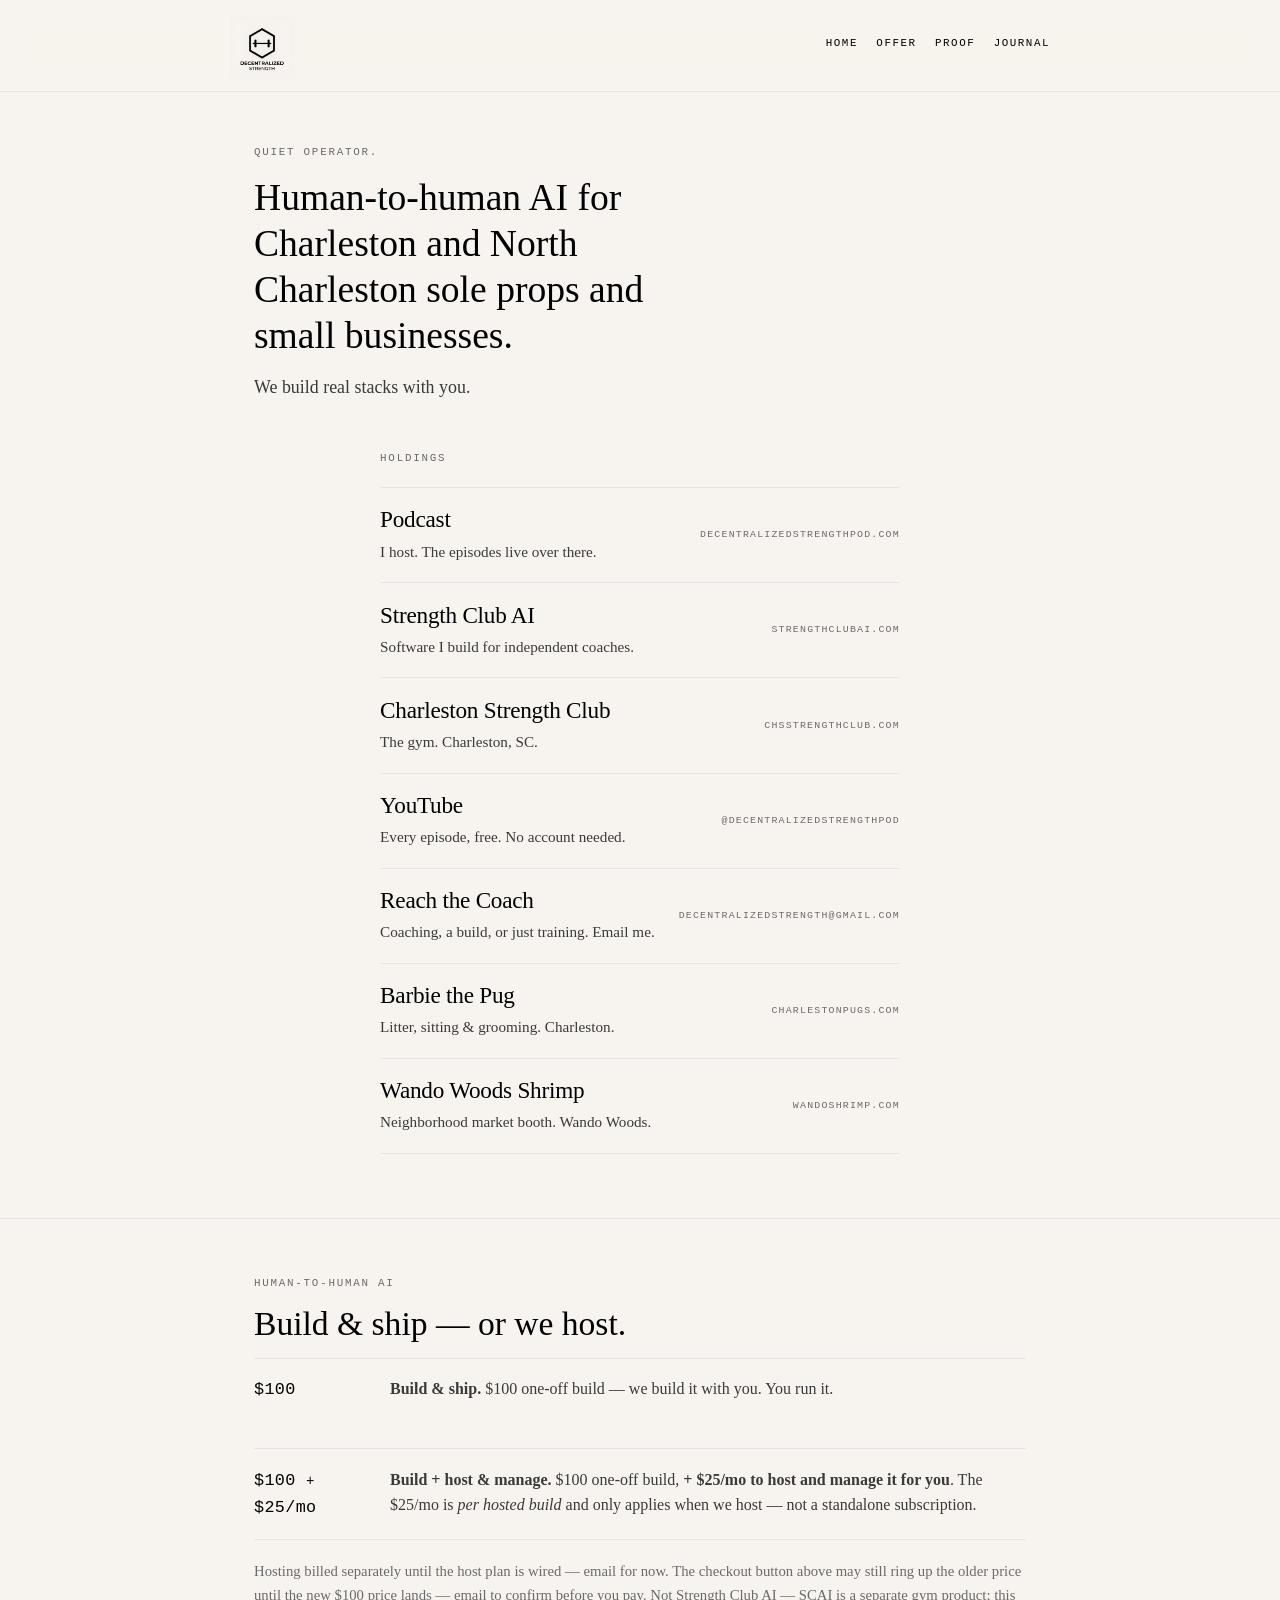
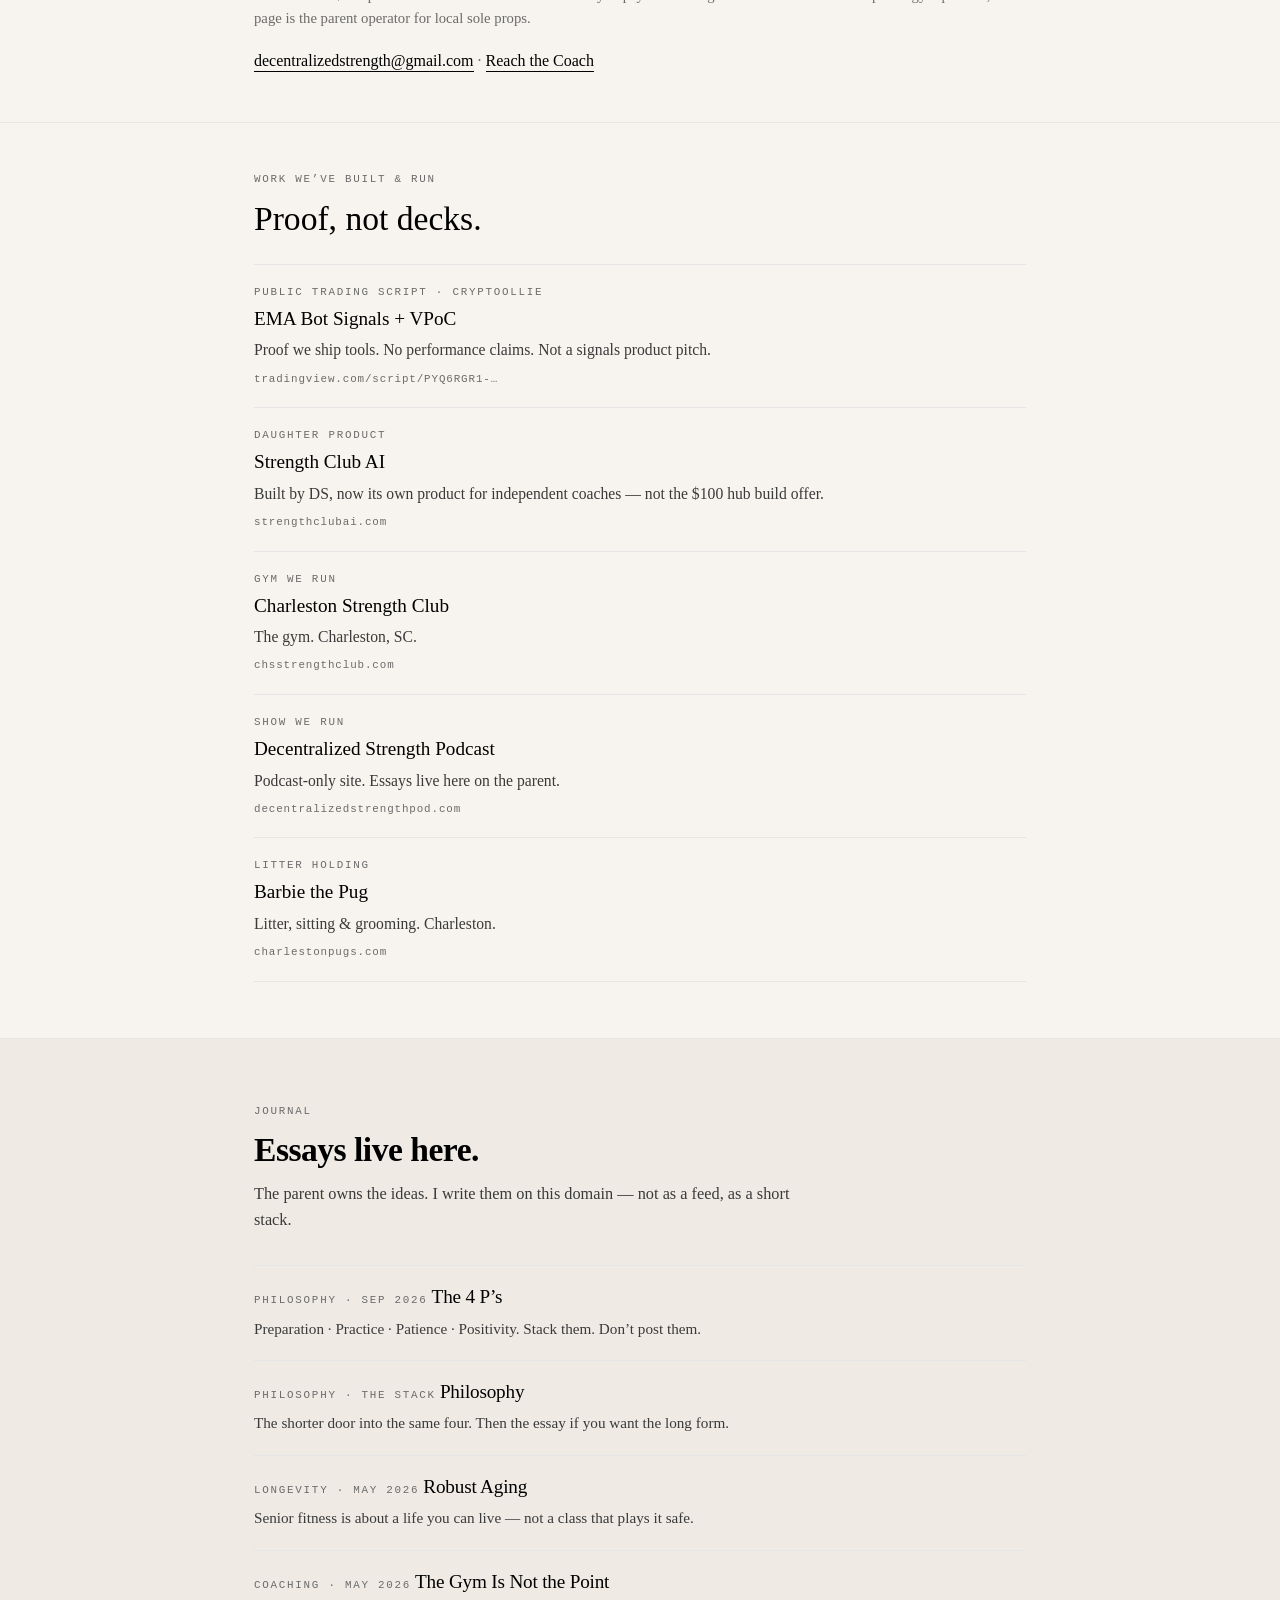
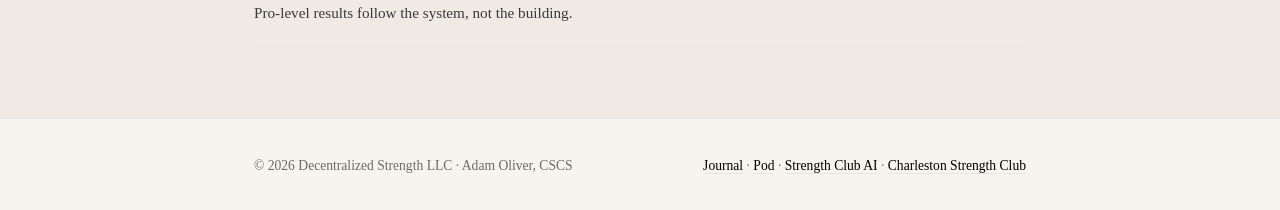
<file: index.html>
<!DOCTYPE html>
<html lang="en">
<head>
<meta charset="UTF-8">
<meta name="viewport" content="width=device-width, initial-scale=1.0">
<title>Decentralized Strength — Human-to-human AI for Charleston sole props</title>
<meta name="description" content="Quiet operator for Charleston and North Charleston. Human-to-human AI for sole props — build & ship $100 one-off, or $100 build + $25/mo to host and manage it for you.">
<meta name="robots" content="index, follow">
<meta name="google-site-verification" content="SgwIPU2dHZ2XB2uYEpxRJGjZlYFfIbO02uXk0t8pdL0" />
<meta property="og:locale" content="en_US">
<meta property="og:title" content="Decentralized Strength — Human-to-human AI for Charleston sole props">
<meta property="og:description" content="Quiet operator for Charleston and North Charleston. Human-to-human AI for sole props — build & ship $100 one-off, or $100 build + $25/mo to host and manage it for you.">
<meta property="og:url" content="https://decentralizedstrength.com/">
<meta property="og:type" content="website">
<meta property="og:image" content="https://decentralizedstrength.com/logo-cover.png?v=4">
<meta name="twitter:card" content="summary_large_image">
<meta name="twitter:title" content="Decentralized Strength — Human-to-human AI for Charleston sole props">
<meta name="twitter:description" content="Quiet operator for Charleston and North Charleston. Human-to-human AI for sole props — build & ship $100 one-off, or $100 build + $25/mo to host and manage it for you.">
<meta name="twitter:image" content="https://decentralizedstrength.com/logo-cover.png?v=4">
<link rel="canonical" href="https://decentralizedstrength.com/">
<link rel="icon" href="/favicon.ico?v=6" sizes="any">
<link rel="icon" type="image/png" href="/favicon.png?v=6">
<link rel="icon" type="image/svg+xml" href="/favicon.svg?v=6">
<link rel="icon" type="image/png" sizes="192x192" href="/favicon-192.png?v=6">
<link rel="apple-touch-icon" href="/apple-touch-icon.png?v=6">
<link rel="stylesheet" href="/site.css">
<script type="application/ld+json">
{
  "@context":"https://schema.org",
  "@type":"Organization",
  "name":"Decentralized Strength",
  "legalName":"Decentralized Strength LLC",
  "url":"https://decentralizedstrength.com/",
  "logo":"https://decentralizedstrength.com/logo.png",
  "description":"Parent company for the Decentralized Strength Pod, Strength Club AI, and Charleston Strength Club. Essays live here.",
  "founder":{"@type":"Person","name":"Adam Oliver","jobTitle":"Coach, software builder & self-directed positional trader/investor in blockchain & crypto"},
  "contactPoint":{"@type":"ContactPoint","email":"decentralizedstrength@gmail.com","contactType":"customer support"},
  "sameAs":[
    "https://www.youtube.com/@DecentralizedStrengthpod",
    "https://www.instagram.com/decentralizedstrengthpod",
    "https://www.facebook.com/decentralizedstrengthpod",
    "https://www.instagram.com/official_barbie_the_pug/",
    "https://www.facebook.com/barbiethepug"
  ]
}
</script>
</head>
<body>

<header>
  <div class="container nav">
    <a href="/" class="mark">
      <img src="/logo.png" alt="Decentralized Strength">
    </a>
    <nav class="nav-links" aria-label="Primary">
      <a href="#hero">Home</a>
      <a href="#offer">Offer</a>
      <a href="#proof">Proof</a>
      <a href="#journal">Journal</a>
    </nav>
  </div>
</header>


<section class="hero" id="hero">
  <div class="container">
    <p class="mono kicker">Quiet operator.</p>
    <h1>Human-to-human AI for Charleston and North Charleston sole props and small businesses.</h1>
    <p class="lede">We build real stacks with you.</p>
  </div>
</section>

<section class="doors" id="doors">
  <div class="container">
    <p class="mono kicker">Holdings</p>
    <ul class="door-list">
      <li>
        <div class="door">
          <a class="door-main" href="https://decentralizedstrengthpod.com" target="_blank" rel="noopener">
            <span class="door-name">Podcast</span>
            <span class="door-note">I host. The episodes live over there.</span>
          </a>
          <span class="door-go">decentralizedstrengthpod.com</span>
        </div>
      </li>
      <li>
        <div class="door">
          <a class="door-main" href="https://strengthclubai.com" target="_blank" rel="noopener">
            <span class="door-name">Strength Club AI</span>
            <span class="door-note">Software I build for independent coaches.</span>
          </a>
          <span class="door-go">strengthclubai.com</span>
        </div>
      </li>
      <li>
        <div class="door">
          <a class="door-main" href="https://chsstrengthclub.com" target="_blank" rel="noopener">
            <span class="door-name">Charleston Strength Club</span>
            <span class="door-note">The gym. Charleston, SC.</span>
          </a>
          <span class="door-go">chsstrengthclub.com</span>
        </div>
      </li>
      <li>
        <div class="door">
          <a class="door-main" href="https://www.youtube.com/@DecentralizedStrengthpod" target="_blank" rel="noopener">
            <span class="door-name">YouTube</span>
            <span class="door-note">Every episode, free. No account needed.</span>
          </a>
          <span class="door-go">@DecentralizedStrengthpod</span>
        </div>
      </li>
      <li>
        <div class="door">
          <a class="door-main" href="mailto:decentralizedstrength@gmail.com">
            <span class="door-name">Reach the Coach</span>
            <span class="door-note">Coaching, a build, or just training. Email me.</span>
          </a>
          <span class="door-go">decentralizedstrength@gmail.com</span>
        </div>
      </li>
      <li>
                <div class="door">
          <a class="door-main" href="https://charlestonpugs.com" target="_blank" rel="noopener">
            <span class="door-name">Barbie the Pug</span>
            <span class="door-note">Litter, sitting &amp; grooming. Charleston.</span>
          </a>
          <span class="door-go">charlestonpugs.com</span>
        </div>
      </li>
      <li>
        <div class="door">
          <a class="door-main" href="https://wandoshrimp.com" target="_blank" rel="noopener">
            <span class="door-name">Wando Woods Shrimp</span>
            <span class="door-note">Neighborhood market booth. Wando Woods.</span>
          </a>
          <span class="door-go">wandoshrimp.com</span>
        </div>
      </li>
    </ul>
  </div>
</section>



<section class="offer" id="offer">
  <div class="container">
    <p class="mono kicker">Human-to-human AI</p>
    <h2>Build &amp; ship — or we host.</h2>
    <ul class="offer-list">
      <li class="offer-build">
        <span class="offer-price">$100</span>
        <span class="offer-copy"><strong>Build &amp; ship.</strong> $100 one-off build — we build it with you. You run it.</span>
        <div class="offer-buy">
          <stripe-buy-button
            buy-button-id="buy_btn_1UHllOLh5RxF4eLQZatWIrjy"
            publishable-key="pk_live_51OcbZVLh5RxF4eLQ0TFh6YqfAon34ZY8diOx15tSs9caYU8RyCH2O1p62GGz2Kuj6RG8JwYpej4wMQsgVreoKUan00cqS2WFWG">
          </stripe-buy-button>
        </div>
      </li>
      <li class="offer-host">
        <span class="offer-price">$100 <small>+</small> $25/mo</span>
        <span class="offer-copy"><strong>Build + host &amp; manage.</strong> $100 one-off build, <strong>+ $25/mo to host and manage it for you</strong>. The $25/mo is <em>per hosted build</em> and only applies when we host — not a standalone subscription.</span>
      </li>
    </ul>
    <p class="offer-note">Hosting billed separately until the host plan is wired — email for now. The checkout button above may still ring up the older price until the new $100 price lands — email to confirm before you pay. Not Strength Club AI — SCAI is a separate gym product; this page is the parent operator for local sole props.</p>
    <p class="offer-cta">
      <a href="mailto:decentralizedstrength@gmail.com">decentralizedstrength@gmail.com</a>
      <span class="offer-or"> · </span>
      <a href="#doors">Reach the Coach</a>
    </p>
  </div>
</section>


<section class="proof" id="proof">
  <div class="container">
    <p class="mono kicker">Work we’ve built &amp; run</p>
    <h2>Proof, not decks.</h2>
    <ul class="proof-list">
      <li>
        <a class="proof-card" href="https://www.tradingview.com/script/PYQ6RGR1-EMA-Bot-Signals-VPoC/" target="_blank" rel="noopener">
          <span class="mono proof-meta">Public trading script · cryptoollie</span>
          <span class="proof-title">EMA Bot Signals + VPoC</span>
          <span class="proof-deck">Proof we ship tools. No performance claims. Not a signals product pitch.</span>
          <span class="proof-go">tradingview.com/script/PYQ6RGR1-…</span>
        </a>
      </li>
      <li>
        <a class="proof-card" href="https://strengthclubai.com" target="_blank" rel="noopener">
          <span class="mono proof-meta">Daughter product</span>
          <span class="proof-title">Strength Club AI</span>
          <span class="proof-deck">Built by DS, now its own product for independent coaches — not the $100 hub build offer.</span>
          <span class="proof-go">strengthclubai.com</span>
        </a>
      </li>
      <li>
        <a class="proof-card" href="https://chsstrengthclub.com" target="_blank" rel="noopener">
          <span class="mono proof-meta">Gym we run</span>
          <span class="proof-title">Charleston Strength Club</span>
          <span class="proof-deck">The gym. Charleston, SC.</span>
          <span class="proof-go">chsstrengthclub.com</span>
        </a>
      </li>
      <li>
        <a class="proof-card" href="https://decentralizedstrengthpod.com" target="_blank" rel="noopener">
          <span class="mono proof-meta">Show we run</span>
          <span class="proof-title">Decentralized Strength Podcast</span>
          <span class="proof-deck">Podcast-only site. Essays live here on the parent.</span>
          <span class="proof-go">decentralizedstrengthpod.com</span>
        </a>
      </li>
      <li>
        <a class="proof-card" href="https://charlestonpugs.com" target="_blank" rel="noopener">
          <span class="mono proof-meta">Litter holding</span>
          <span class="proof-title">Barbie the Pug</span>
          <span class="proof-deck">Litter, sitting &amp; grooming. Charleston.</span>
          <span class="proof-go">charlestonpugs.com</span>
        </a>
      </li>
    </ul>
  </div>
</section>

<section class="journal" id="journal">
  <div class="container">
    <p class="mono kicker">Journal</p>
    <h2>Essays live here.</h2>
    <p class="lede">The parent owns the ideas. I write them on this domain — not as a feed, as a short stack.</p>
    <ul class="journal-list">
      <li>
        <a href="/blog/the-4-ps.html">
          <span class="mono j-meta">Philosophy · Sep 2026</span>
          <span class="j-title">The 4 P’s</span>
          <span class="j-deck">Preparation · Practice · Patience · Positivity. Stack them. Don’t post them.</span>
        </a>
      </li>
      <li>
        <a href="/philosophy.html">
          <span class="mono j-meta">Philosophy · The stack</span>
          <span class="j-title">Philosophy</span>
          <span class="j-deck">The shorter door into the same four. Then the essay if you want the long form.</span>
        </a>
      </li>
      <li>
        <a href="/blog/robust-aging.html">
          <span class="mono j-meta">Longevity · May 2026</span>
          <span class="j-title">Robust Aging</span>
          <span class="j-deck">Senior fitness is about a life you can live — not a class that plays it safe.</span>
        </a>
      </li>
      <li>
        <a href="/blog/pro-level-results-from-a-park.html">
          <span class="mono j-meta">Coaching · May 2026</span>
          <span class="j-title">The Gym Is Not the Point</span>
          <span class="j-deck">Pro-level results follow the system, not the building.</span>
        </a>
      </li>
    </ul>
  </div>
</section>

<footer>
  <div class="container">
    <span>© 2026 Decentralized Strength LLC · Adam Oliver, CSCS</span>
    <span><a href="#journal">Journal</a> · <a href="https://decentralizedstrengthpod.com" target="_blank" rel="noopener">Pod</a> · <a href="https://strengthclubai.com" target="_blank" rel="noopener">Strength Club AI</a> · <a href="https://chsstrengthclub.com" target="_blank" rel="noopener">Charleston Strength Club</a></span>
  </div>
</footer>

<script async src="https://js.stripe.com/v3/buy-button.js"></script>
</body>
</html>
</file>
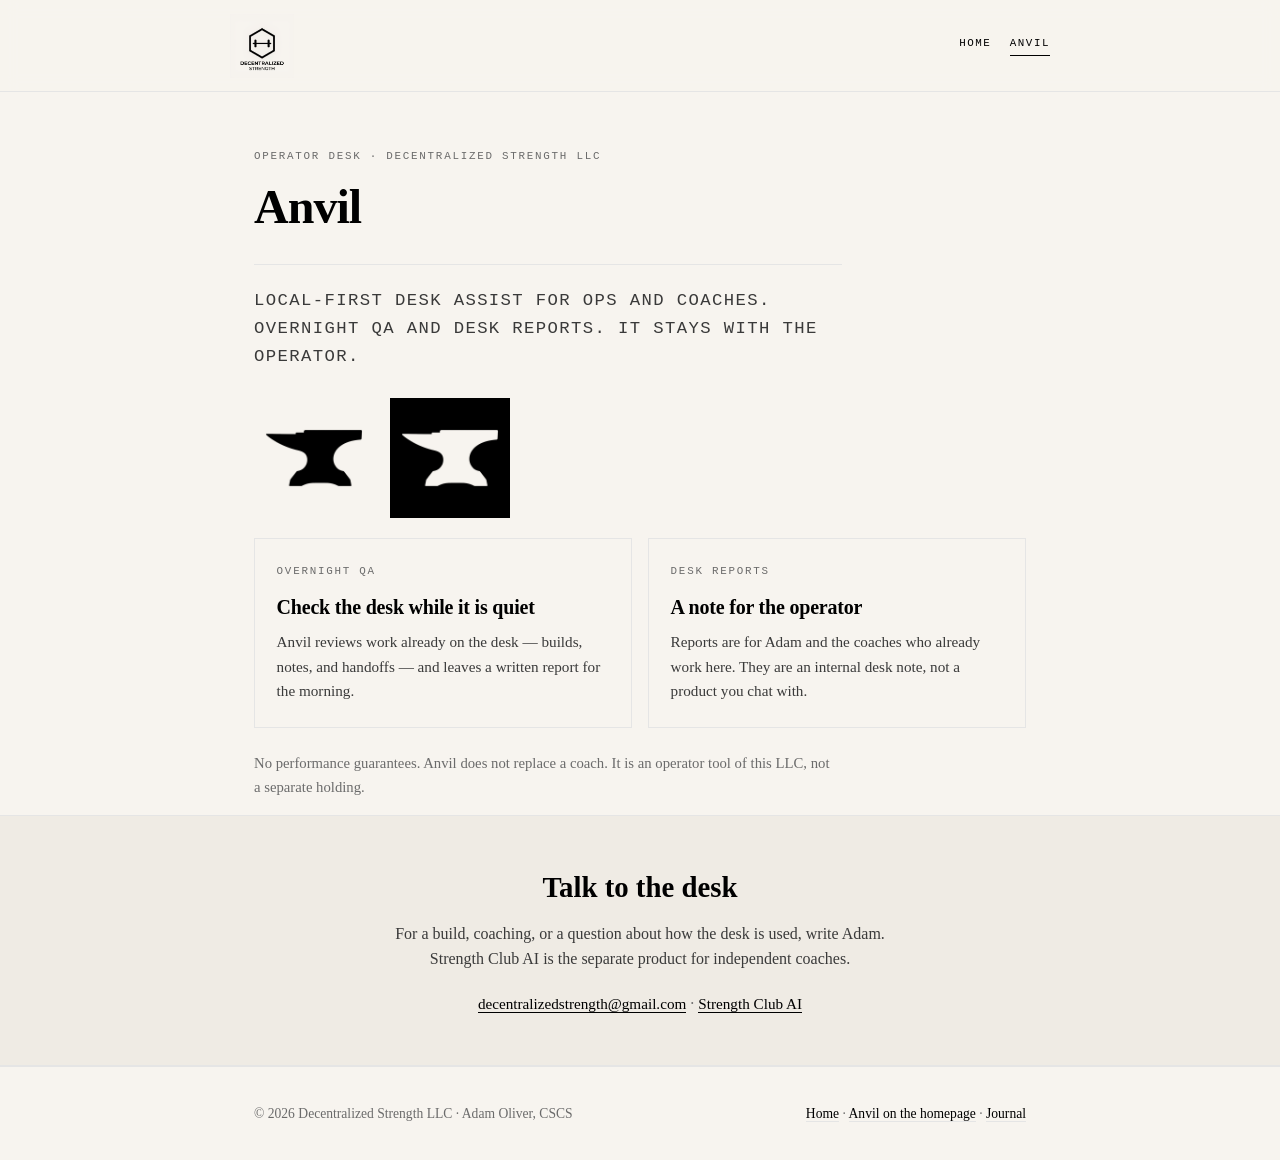
<file: anvil.html>
<!DOCTYPE html>
<html lang="en">
<head>
<meta charset="UTF-8">
<meta name="viewport" content="width=device-width, initial-scale=1.0">
<title>Anvil — Operator desk | Decentralized Strength</title>
<meta name="description" content="Anvil is the local-first desk assist for Decentralized Strength LLC — overnight QA and desk reports for ops and coaches. No performance guarantees.">
<meta name="robots" content="index, follow">
<meta property="og:locale" content="en_US">
<meta property="og:title" content="Anvil — Operator desk | Decentralized Strength">
<meta property="og:description" content="Local-first desk assist for ops and coaches. Overnight QA and desk reports. No performance guarantees.">
<meta property="og:url" content="https://decentralizedstrength.com/anvil.html">
<meta property="og:type" content="website">
<meta property="og:image" content="https://decentralizedstrength.com/brand/anvil-cream-on-ink-512.png">
<meta name="twitter:card" content="summary">
<meta name="twitter:title" content="Anvil — Operator desk | Decentralized Strength">
<meta name="twitter:description" content="Local-first desk assist for ops and coaches. Overnight QA and desk reports. No performance guarantees.">
<meta name="twitter:image" content="https://decentralizedstrength.com/brand/anvil-cream-on-ink-512.png">
<link rel="canonical" href="https://decentralizedstrength.com/anvil.html">
<link rel="icon" href="/favicon.ico?v=6" sizes="any">
<link rel="icon" type="image/png" href="/favicon.png?v=6">
<link rel="icon" type="image/svg+xml" href="/favicon.svg?v=6">
<link rel="icon" type="image/png" sizes="192x192" href="/favicon-192.png?v=6">
<link rel="apple-touch-icon" href="/apple-touch-icon.png?v=6">
<link rel="stylesheet" href="/site.css">
</head>
<body class="anvil-page">
<header>
  <div class="container nav">
    <a href="/" class="mark">
      <img src="/logo.png" alt="Decentralized Strength">
    </a>
    <nav class="nav-links" aria-label="Primary">
      <a href="/">Home</a>
      <a href="/anvil.html" aria-current="page">Anvil</a>
    </nav>
  </div>
</header>

<section class="phil-hero">
  <div class="container">
    <p class="mono kicker">Operator desk · Decentralized Strength LLC</p>
    <h1>Anvil</h1>
    <p class="sub">Local-first desk assist for ops and coaches. Overnight QA and desk reports. It stays with the operator.</p>
    <div class="anvil-marks">
      <img src="/brand/anvil-on-cream-512.png" width="512" height="512" alt="Anvil on cream">
      <img src="/brand/anvil-cream-on-ink-512.png" width="512" height="512" alt="Anvil, cream on ink">
    </div>
  </div>
</section>

<section class="stack">
  <div class="container">
    <div class="p-grid">
      <div class="p-card">
        <span class="mono num">Overnight QA</span>
        <h2>Check the desk while it is quiet</h2>
        <p>Anvil reviews work already on the desk — builds, notes, and handoffs — and leaves a written report for the morning.</p>
      </div>
      <div class="p-card">
        <span class="mono num">Desk reports</span>
        <h2>A note for the operator</h2>
        <p>Reports are for Adam and the coaches who already work here. They are an internal desk note, not a product you chat with.</p>
      </div>
    </div>
    <p class="anvil-limit">No performance guarantees. Anvil does not replace a coach. It is an operator tool of this LLC, not a separate holding.</p>
  </div>
</section>

<section class="phil-cta">
  <div class="container">
    <h2>Talk to the desk</h2>
    <p>For a build, coaching, or a question about how the desk is used, write Adam. Strength Club AI is the separate product for independent coaches.</p>
    <a class="go" href="mailto:decentralizedstrength@gmail.com">decentralizedstrength@gmail.com</a>
    <span class="offer-or"> · </span>
    <a class="go" href="https://strengthclubai.com" target="_blank" rel="noopener">Strength Club AI</a>
  </div>
</section>

<footer>
  <div class="container">
    <span>© 2026 Decentralized Strength LLC · Adam Oliver, CSCS</span>
    <span><a href="/">Home</a> · <a href="/#anvil">Anvil on the homepage</a> · <a href="/#journal">Journal</a></span>
  </div>
</footer>
</body>
</html>
</file>
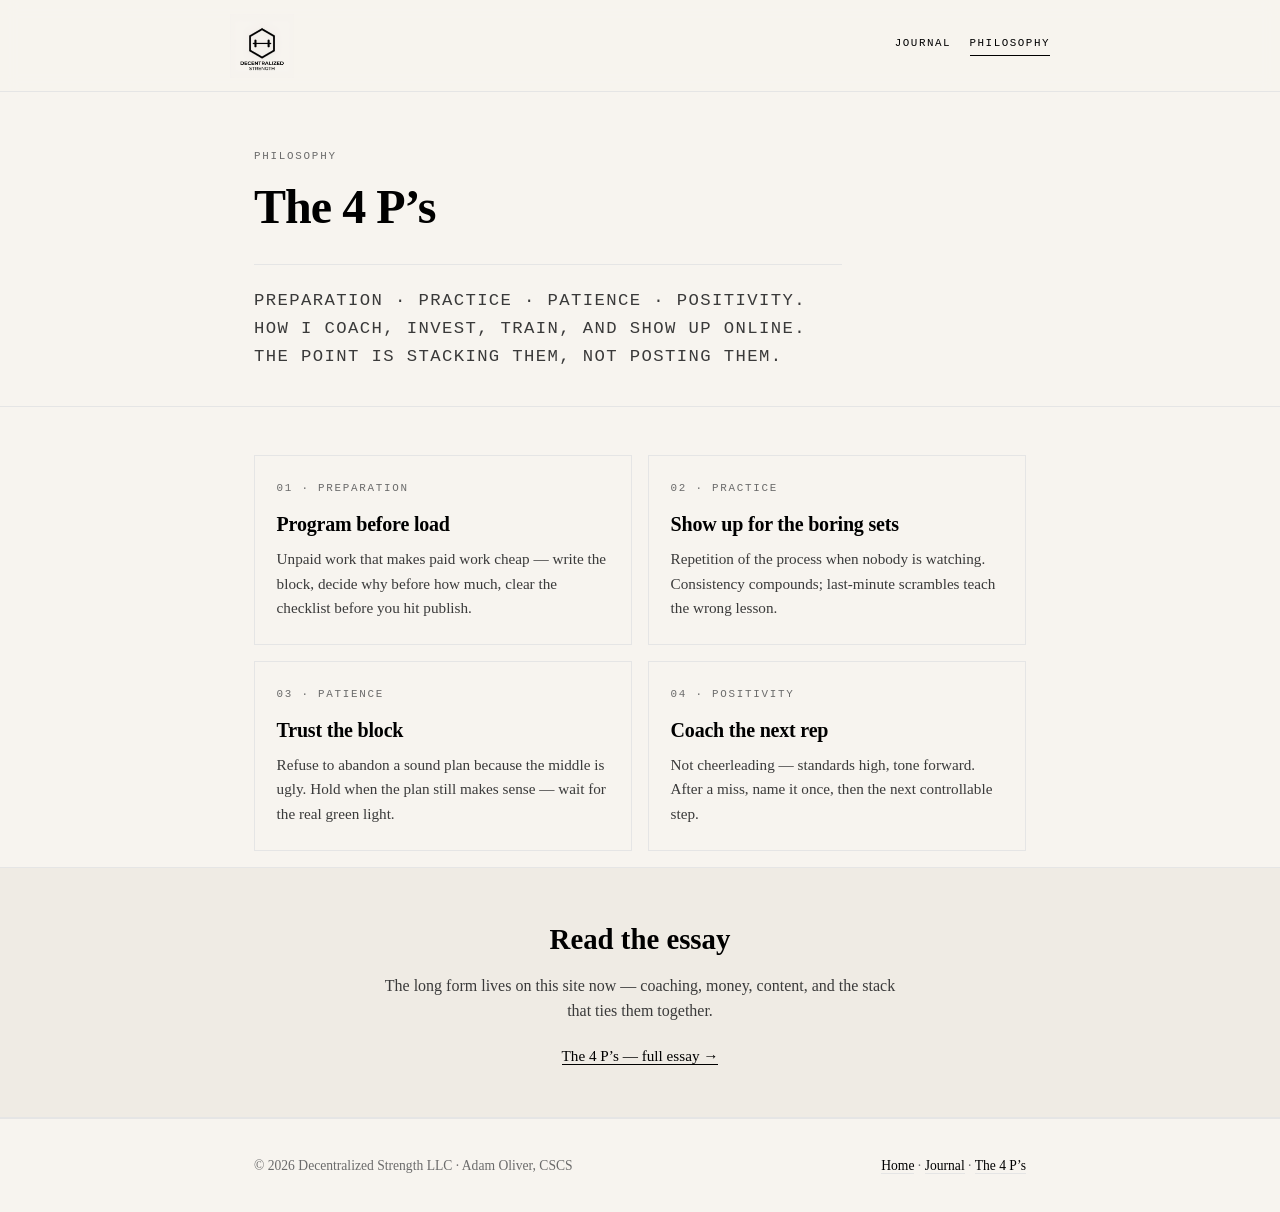
<file: philosophy.html>
<!DOCTYPE html>
<html lang="en">
<head>
<meta charset="UTF-8">
<meta name="viewport" content="width=device-width, initial-scale=1.0">
<title>Philosophy — The 4 P’s | Decentralized Strength</title>
<meta name="description" content="The Decentralized Strength philosophy: Preparation, Practice, Patience, and Positivity — a quieter stack for coaching, investing, fitness, and content.">
<meta name="robots" content="index, follow">
<meta property="og:title" content="Philosophy — The 4 P’s | Decentralized Strength">
<meta property="og:description" content="Preparation · Practice · Patience · Positivity. The point is stacking them, not posting them.">
<meta property="og:url" content="https://decentralizedstrength.com/philosophy.html">
<meta property="og:type" content="website">
<meta property="og:image" content="https://decentralizedstrength.com/logo-cover.png">
<link rel="canonical" href="https://decentralizedstrength.com/philosophy.html">
<link rel="icon" href="/favicon.ico?v=6" sizes="any">
<link rel="icon" type="image/png" href="/favicon.png?v=6">
<link rel="icon" type="image/svg+xml" href="/favicon.svg?v=6">
<link rel="icon" type="image/png" sizes="192x192" href="/favicon-192.png?v=6">
<link rel="apple-touch-icon" href="/apple-touch-icon.png?v=6">
<link rel="stylesheet" href="/site.css">
</head>
<body>
<header>
  <div class="container nav">
    <a href="/" class="mark">
      <img src="/logo.png" alt="Decentralized Strength">
    </a>
    <nav class="nav-links" aria-label="Primary">
      <a href="/#journal">Journal</a>
      <a href="/philosophy.html" aria-current="page">Philosophy</a>
    </nav>
  </div>
</header>

<section class="phil-hero">
  <div class="container">
    <p class="mono kicker">Philosophy</p>
    <h1>The 4 P’s</h1>
    <p class="sub">Preparation · Practice · Patience · Positivity. How I coach, invest, train, and show up online. The point is stacking them, not posting them.</p>
  </div>
</section>

<section class="stack">
  <div class="container">
    <div class="p-grid">
      <div class="p-card">
        <span class="mono num">01 · Preparation</span>
        <h2>Program before load</h2>
        <p>Unpaid work that makes paid work cheap — write the block, decide why before how much, clear the checklist before you hit publish.</p>
      </div>
      <div class="p-card">
        <span class="mono num">02 · Practice</span>
        <h2>Show up for the boring sets</h2>
        <p>Repetition of the process when nobody is watching. Consistency compounds; last-minute scrambles teach the wrong lesson.</p>
      </div>
      <div class="p-card">
        <span class="mono num">03 · Patience</span>
        <h2>Trust the block</h2>
        <p>Refuse to abandon a sound plan because the middle is ugly. Hold when the plan still makes sense — wait for the real green light.</p>
      </div>
      <div class="p-card">
        <span class="mono num">04 · Positivity</span>
        <h2>Coach the next rep</h2>
        <p>Not cheerleading — standards high, tone forward. After a miss, name it once, then the next controllable step.</p>
      </div>
    </div>
  </div>
</section>

<section class="phil-cta">
  <div class="container">
    <h2>Read the essay</h2>
    <p>The long form lives on this site now — coaching, money, content, and the stack that ties them together.</p>
    <a class="go" href="/blog/the-4-ps.html">The 4 P’s — full essay →</a>
  </div>
</section>

<footer>
  <div class="container">
    <span>© 2026 Decentralized Strength LLC · Adam Oliver, CSCS</span>
    <span><a href="/">Home</a> · <a href="/#journal">Journal</a> · <a href="/blog/the-4-ps.html">The 4 P’s</a></span>
  </div>
</footer>
</body>
</html>
</file>
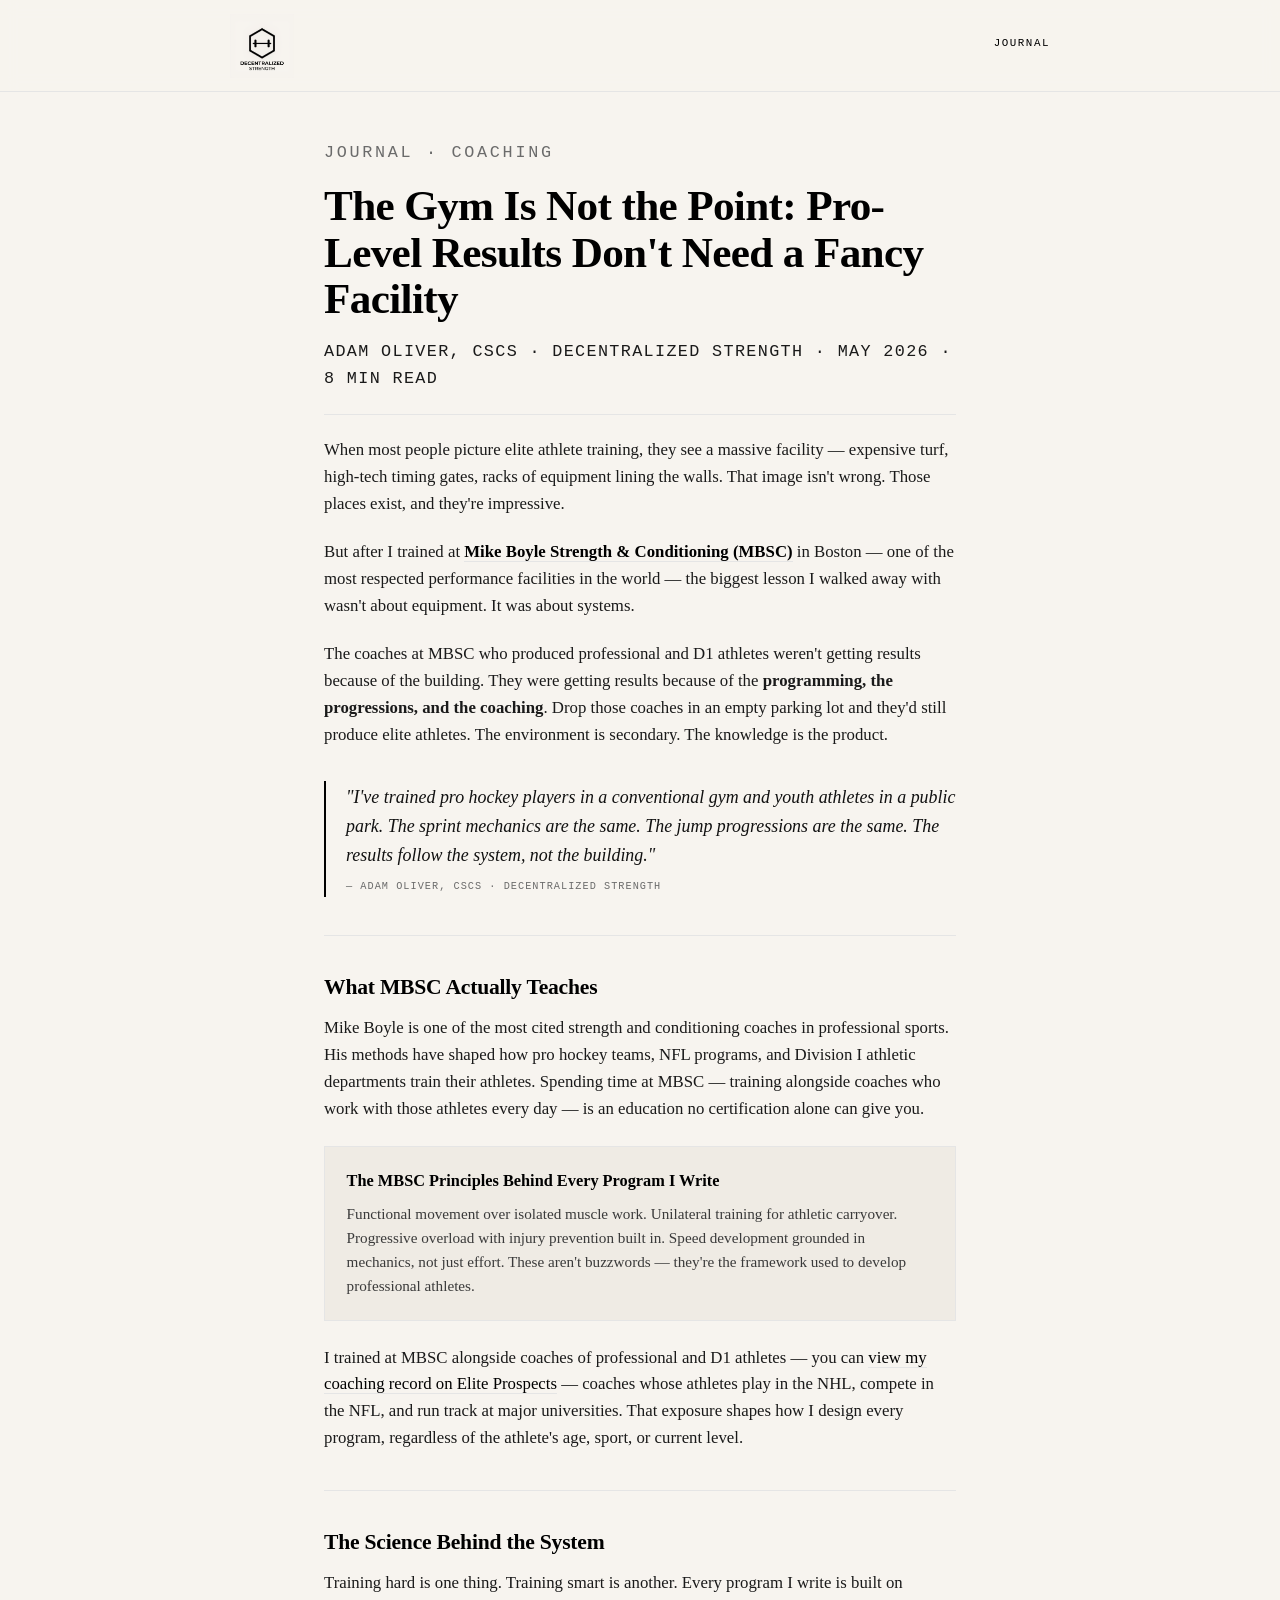
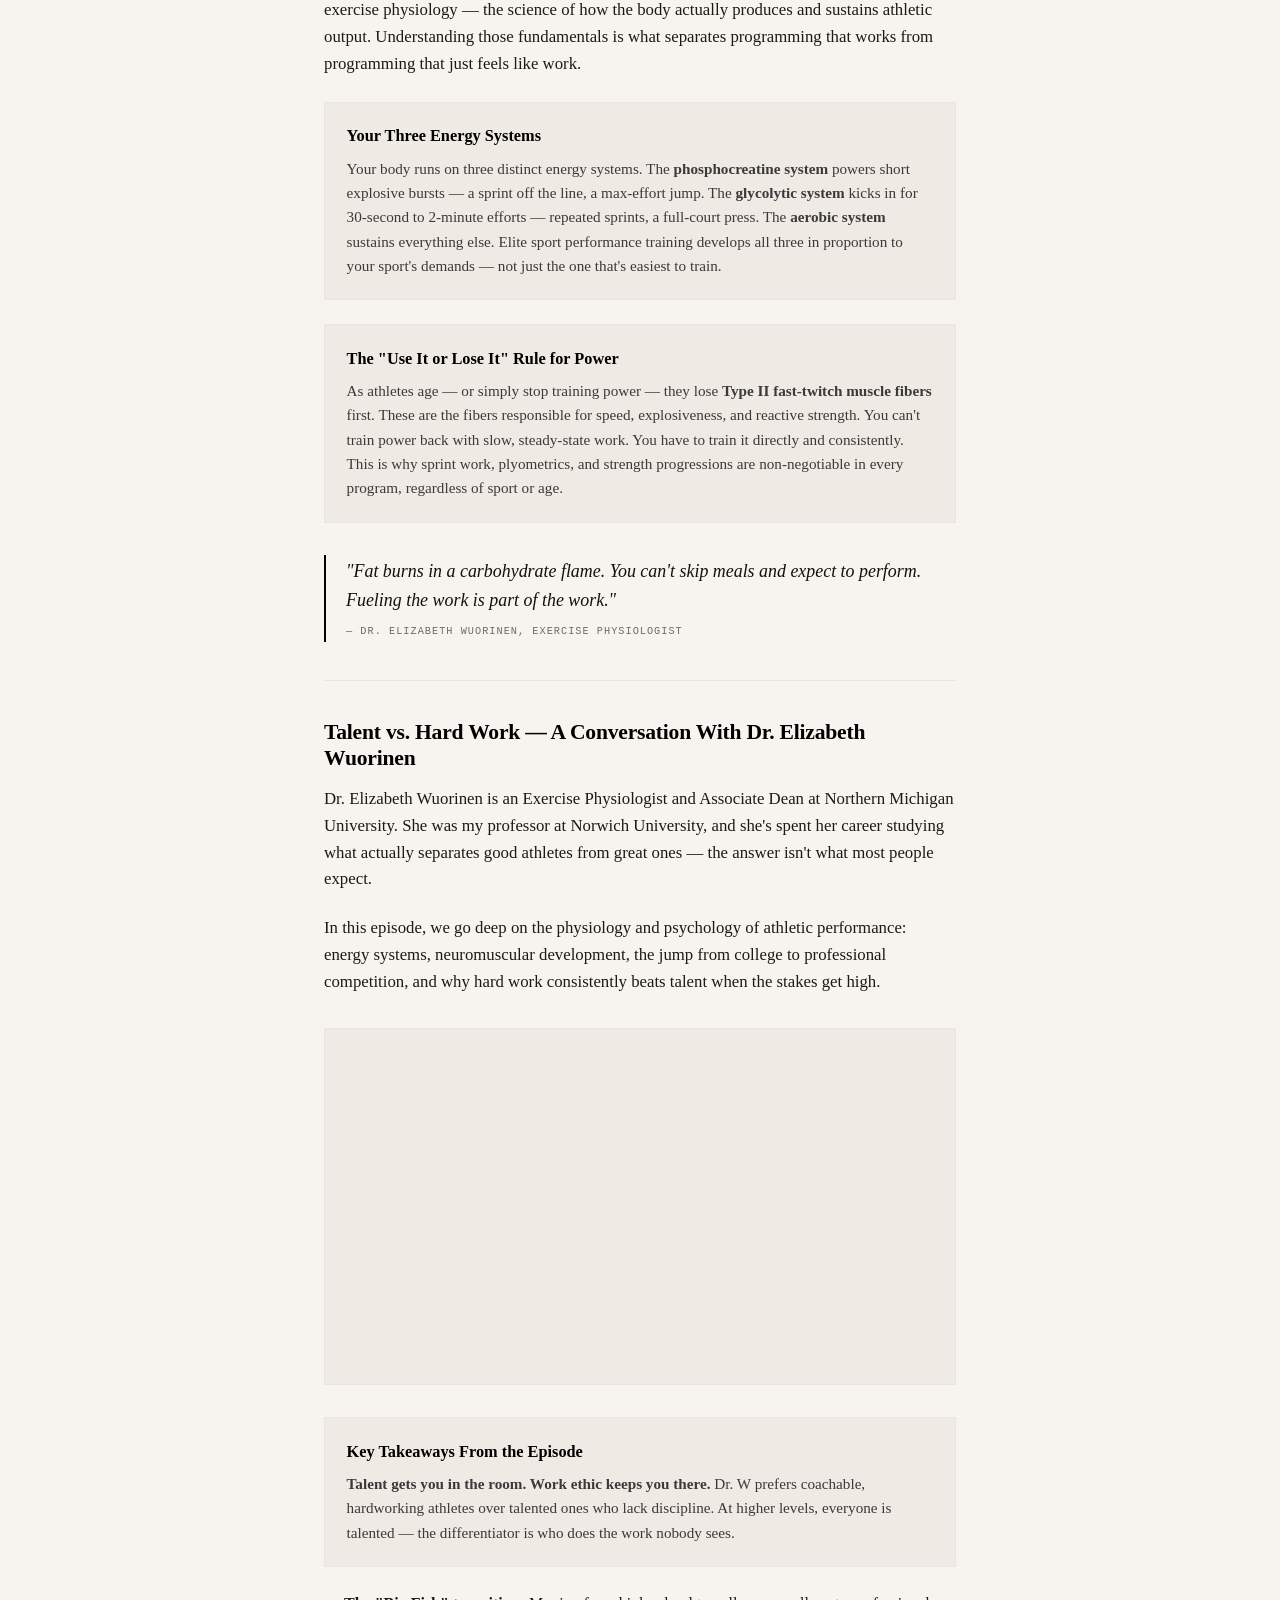
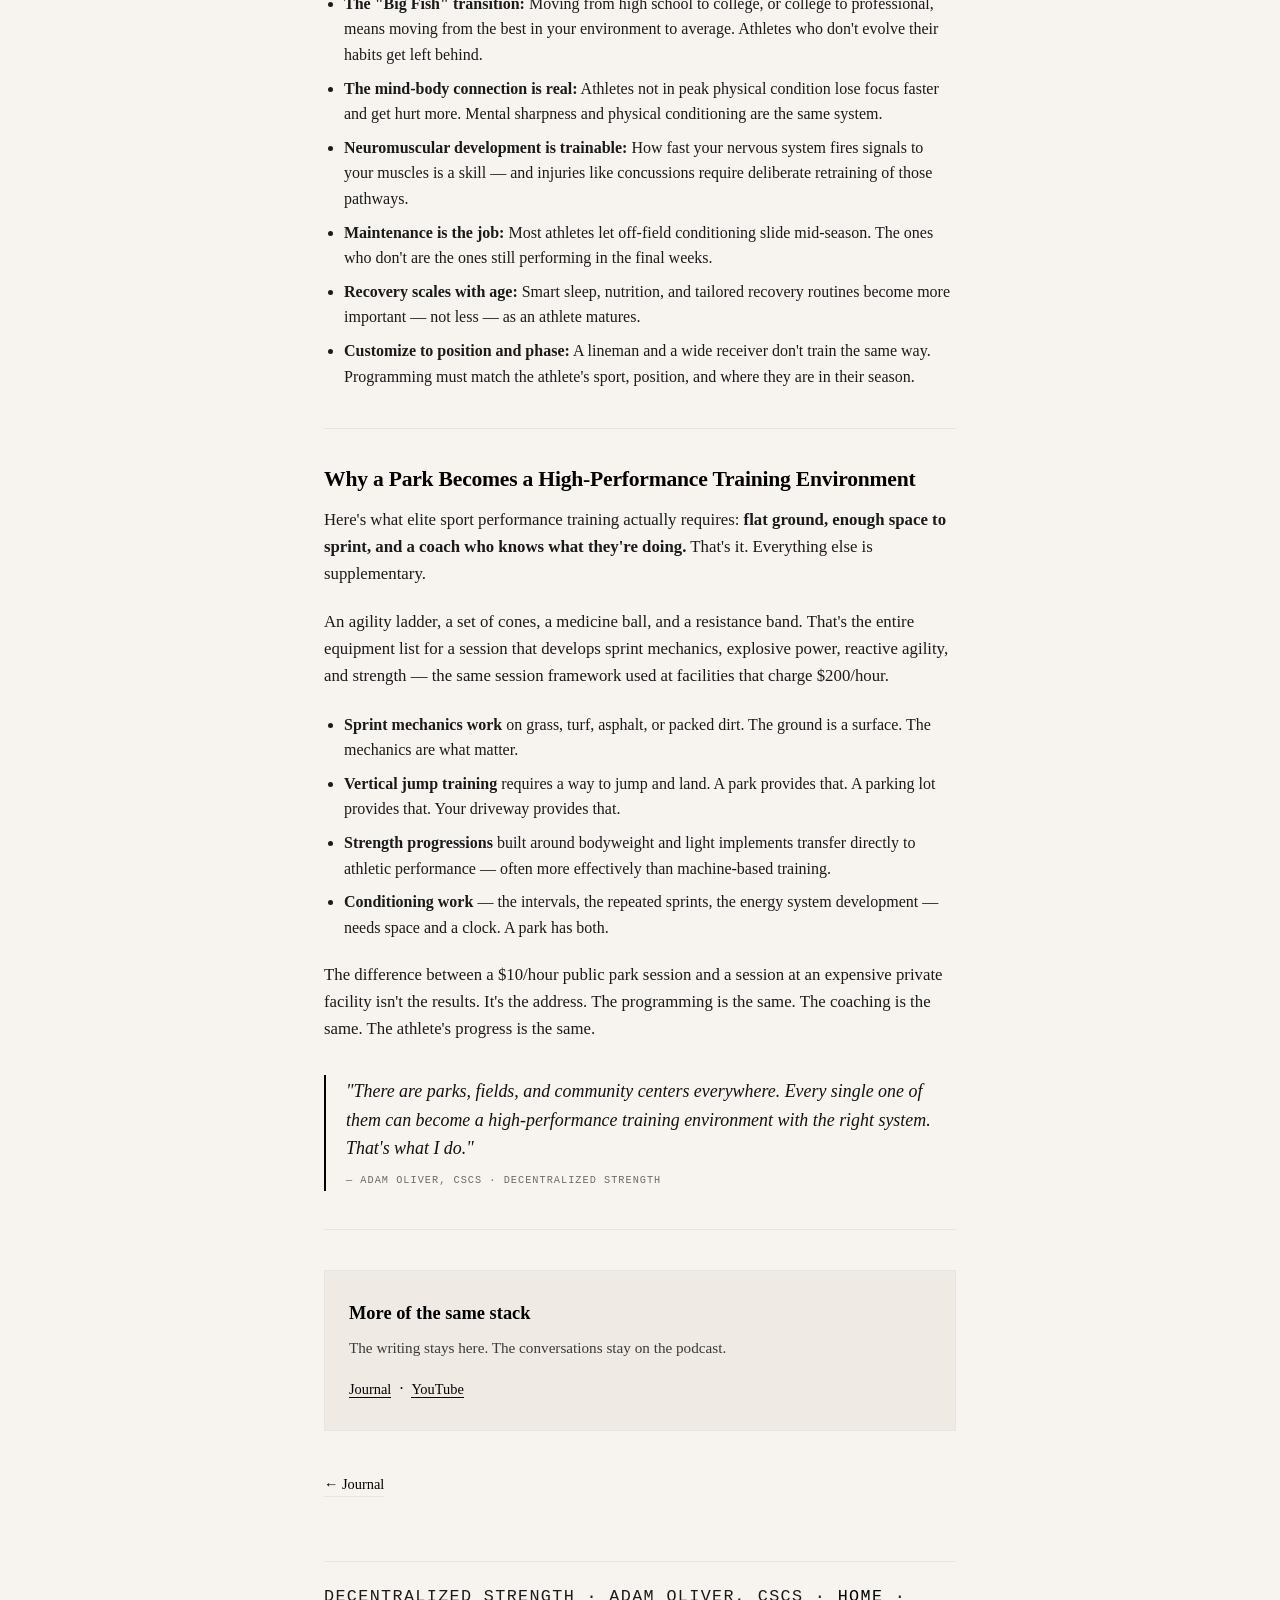
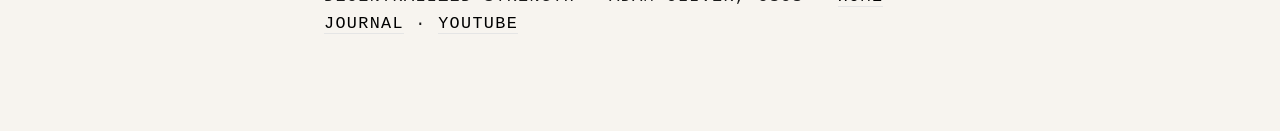
<file: blog/pro-level-results-from-a-park.html>
<!DOCTYPE html>
<html lang="en">
<head>
<meta charset="UTF-8">
<meta name="viewport" content="width=device-width, initial-scale=1.0">
<title>The Gym Is Not the Point: Pro-Level Results Don't Need a Fancy Facility | Decentralized Strength</title>
<meta name="description" content="A journal entry on coaching and athlete development — after MBSC, the biggest lesson wasn't about equipment. It was about systems.">
<meta name="robots" content="index, follow">
<meta property="og:title" content="The Gym Is Not the Point | Decentralized Strength">
<meta property="og:description" content="Pro-level results don't require a pro facility. Here's what actually develops athletes — systems, programming, and coaching.">
<meta property="og:url" content="https://decentralizedstrength.com/blog/pro-level-results-from-a-park.html">
<meta property="og:type" content="article">
<meta property="og:image" content="https://decentralizedstrength.com/logo-cover.png">
<link rel="canonical" href="https://decentralizedstrength.com/blog/pro-level-results-from-a-park.html">
<link rel="icon" href="/favicon.ico?v=6" sizes="any">
<link rel="icon" type="image/png" href="/favicon.png?v=6">
<link rel="icon" type="image/svg+xml" href="/favicon.svg?v=6">
<link rel="icon" type="image/png" sizes="192x192" href="/favicon-192.png?v=6">
<link rel="apple-touch-icon" href="/apple-touch-icon.png?v=6">
<link rel="stylesheet" href="/site.css">
</head>
<body>

<header>
  <div class="container nav">
    <a href="/" class="mark">
      <img src="/logo.png" alt="Decentralized Strength">
    </a>
    <nav class="nav-links" aria-label="Primary">
      <a href="/#journal">Journal</a>
    </nav>
  </div>
</header>

<article class="article">
  <p class="mono kicker">Journal · Coaching</p>
  <h1>The Gym Is Not the Point: Pro-Level Results Don't Need a Fancy Facility</h1>
  <p class="byline">Adam Oliver, CSCS · Decentralized Strength · May 2026 · 8 min read</p>

  <p>When most people picture elite athlete training, they see a massive facility — expensive turf, high-tech timing gates, racks of equipment lining the walls. That image isn't wrong. Those places exist, and they're impressive.</p>

  <p>But after I trained at <a href="https://www.bodybyboyle.com/" target="_blank" rel="noopener"><strong>Mike Boyle Strength &amp; Conditioning (MBSC)</strong></a> in Boston — one of the most respected performance facilities in the world — the biggest lesson I walked away with wasn't about equipment. It was about systems.</p>

  <p>The coaches at MBSC who produced professional and D1 athletes weren't getting results because of the building. They were getting results because of the <strong>programming, the progressions, and the coaching</strong>. Drop those coaches in an empty parking lot and they'd still produce elite athletes. The environment is secondary. The knowledge is the product.</p>

  <div class="quote">
    "I've trained pro hockey players in a conventional gym and youth athletes in a public park. The sprint mechanics are the same. The jump progressions are the same. The results follow the system, not the building."
    <cite>— Adam Oliver, CSCS · Decentralized Strength</cite>
  </div>

  <div class="rule"></div>

  <h2>What MBSC Actually Teaches</h2>
  <p>Mike Boyle is one of the most cited strength and conditioning coaches in professional sports. His methods have shaped how pro hockey teams, NFL programs, and Division I athletic departments train their athletes. Spending time at MBSC — training alongside coaches who work with those athletes every day — is an education no certification alone can give you.</p>

  <div class="box">
    <h3>The MBSC Principles Behind Every Program I Write</h3>
    <p>Functional movement over isolated muscle work. Unilateral training for athletic carryover. Progressive overload with injury prevention built in. Speed development grounded in mechanics, not just effort. These aren't buzzwords — they're the framework used to develop professional athletes.</p>
  </div>

  <p>I trained at MBSC alongside coaches of professional and D1 athletes — you can <a href="https://www.eliteprospects.com/staff/83918/adam-oliver" target="_blank" rel="noopener">view my coaching record on Elite Prospects</a> — coaches whose athletes play in the NHL, compete in the NFL, and run track at major universities. That exposure shapes how I design every program, regardless of the athlete's age, sport, or current level.</p>

  <div class="rule"></div>

  <h2>The Science Behind the System</h2>
  <p>Training hard is one thing. Training smart is another. Every program I write is built on exercise physiology — the science of how the body actually produces and sustains athletic output. Understanding those fundamentals is what separates programming that works from programming that just feels like work.</p>

  <div class="box">
    <h3>Your Three Energy Systems</h3>
    <p>Your body runs on three distinct energy systems. The <strong>phosphocreatine system</strong> powers short explosive bursts — a sprint off the line, a max-effort jump. The <strong>glycolytic system</strong> kicks in for 30-second to 2-minute efforts — repeated sprints, a full-court press. The <strong>aerobic system</strong> sustains everything else. Elite sport performance training develops all three in proportion to your sport's demands — not just the one that's easiest to train.</p>
  </div>

  <div class="box">
    <h3>The "Use It or Lose It" Rule for Power</h3>
    <p>As athletes age — or simply stop training power — they lose <strong>Type II fast-twitch muscle fibers</strong> first. These are the fibers responsible for speed, explosiveness, and reactive strength. You can't train power back with slow, steady-state work. You have to train it directly and consistently. This is why sprint work, plyometrics, and strength progressions are non-negotiable in every program, regardless of sport or age.</p>
  </div>

  <div class="quote">
    "Fat burns in a carbohydrate flame. You can't skip meals and expect to perform. Fueling the work is part of the work."
    <cite>— Dr. Elizabeth Wuorinen, Exercise Physiologist</cite>
  </div>

  <div class="rule"></div>

  <h2>Talent vs. Hard Work — A Conversation With Dr. Elizabeth Wuorinen</h2>
  <p>Dr. Elizabeth Wuorinen is an Exercise Physiologist and Associate Dean at Northern Michigan University. She was my professor at Norwich University, and she's spent her career studying what actually separates good athletes from great ones — the answer isn't what most people expect.</p>
  <p>In this episode, we go deep on the physiology and psychology of athletic performance: energy systems, neuromuscular development, the jump from college to professional competition, and why hard work consistently beats talent when the stakes get high.</p>

  <div class="embed"><iframe loading="lazy" src="https://www.youtube.com/embed/c3do6VvE3mI" title="Can Hard Work Beat Talent? — Dr. Elizabeth Wuorinen" allow="accelerometer; autoplay; clipboard-write; encrypted-media; gyroscope; picture-in-picture; web-share" referrerpolicy="strict-origin-when-cross-origin" allowfullscreen></iframe></div>

  <div class="box">
    <h3>Key Takeaways From the Episode</h3>
    <p><strong>Talent gets you in the room. Work ethic keeps you there.</strong> Dr. W prefers coachable, hardworking athletes over talented ones who lack discipline. At higher levels, everyone is talented — the differentiator is who does the work nobody sees.</p>
  </div>

  <ul>
    <li><strong>The "Big Fish" transition:</strong> Moving from high school to college, or college to professional, means moving from the best in your environment to average. Athletes who don't evolve their habits get left behind.</li>
    <li><strong>The mind-body connection is real:</strong> Athletes not in peak physical condition lose focus faster and get hurt more. Mental sharpness and physical conditioning are the same system.</li>
    <li><strong>Neuromuscular development is trainable:</strong> How fast your nervous system fires signals to your muscles is a skill — and injuries like concussions require deliberate retraining of those pathways.</li>
    <li><strong>Maintenance is the job:</strong> Most athletes let off-field conditioning slide mid-season. The ones who don't are the ones still performing in the final weeks.</li>
    <li><strong>Recovery scales with age:</strong> Smart sleep, nutrition, and tailored recovery routines become more important — not less — as an athlete matures.</li>
    <li><strong>Customize to position and phase:</strong> A lineman and a wide receiver don't train the same way. Programming must match the athlete's sport, position, and where they are in their season.</li>
  </ul>

  <div class="rule"></div>

  <h2>Why a Park Becomes a High-Performance Training Environment</h2>
  <p>Here's what elite sport performance training actually requires: <strong>flat ground, enough space to sprint, and a coach who knows what they're doing.</strong> That's it. Everything else is supplementary.</p>
  <p>An agility ladder, a set of cones, a medicine ball, and a resistance band. That's the entire equipment list for a session that develops sprint mechanics, explosive power, reactive agility, and strength — the same session framework used at facilities that charge $200/hour.</p>

  <ul>
    <li><strong>Sprint mechanics work</strong> on grass, turf, asphalt, or packed dirt. The ground is a surface. The mechanics are what matter.</li>
    <li><strong>Vertical jump training</strong> requires a way to jump and land. A park provides that. A parking lot provides that. Your driveway provides that.</li>
    <li><strong>Strength progressions</strong> built around bodyweight and light implements transfer directly to athletic performance — often more effectively than machine-based training.</li>
    <li><strong>Conditioning work</strong> — the intervals, the repeated sprints, the energy system development — needs space and a clock. A park has both.</li>
  </ul>

  <p>The difference between a $10/hour public park session and a session at an expensive private facility isn't the results. It's the address. The programming is the same. The coaching is the same. The athlete's progress is the same.</p>

  <div class="quote">
    "There are parks, fields, and community centers everywhere. Every single one of them can become a high-performance training environment with the right system. That's what I do."
    <cite>— Adam Oliver, CSCS · Decentralized Strength</cite>
  </div>

  <div class="rule"></div>

  <div class="cta-box">
    <h3>More of the same stack</h3>
    <p>The writing stays here. The conversations stay on the podcast.</p>
    <a class="btn" href="/#journal">Journal</a>
    &nbsp;·&nbsp;
    <a class="btn" href="https://www.youtube.com/@DecentralizedStrengthpod" target="_blank" rel="noopener">YouTube</a>
  </div>

  <a class="back" href="/#journal">← Journal</a>

  <p class="sub">Decentralized Strength · Adam Oliver, CSCS · <a href="/">Home</a> · <a href="/#journal">Journal</a> · <a href="https://www.youtube.com/@DecentralizedStrengthpod" target="_blank" rel="noopener">YouTube</a></p>
</article>

</body>
</html>
</file>
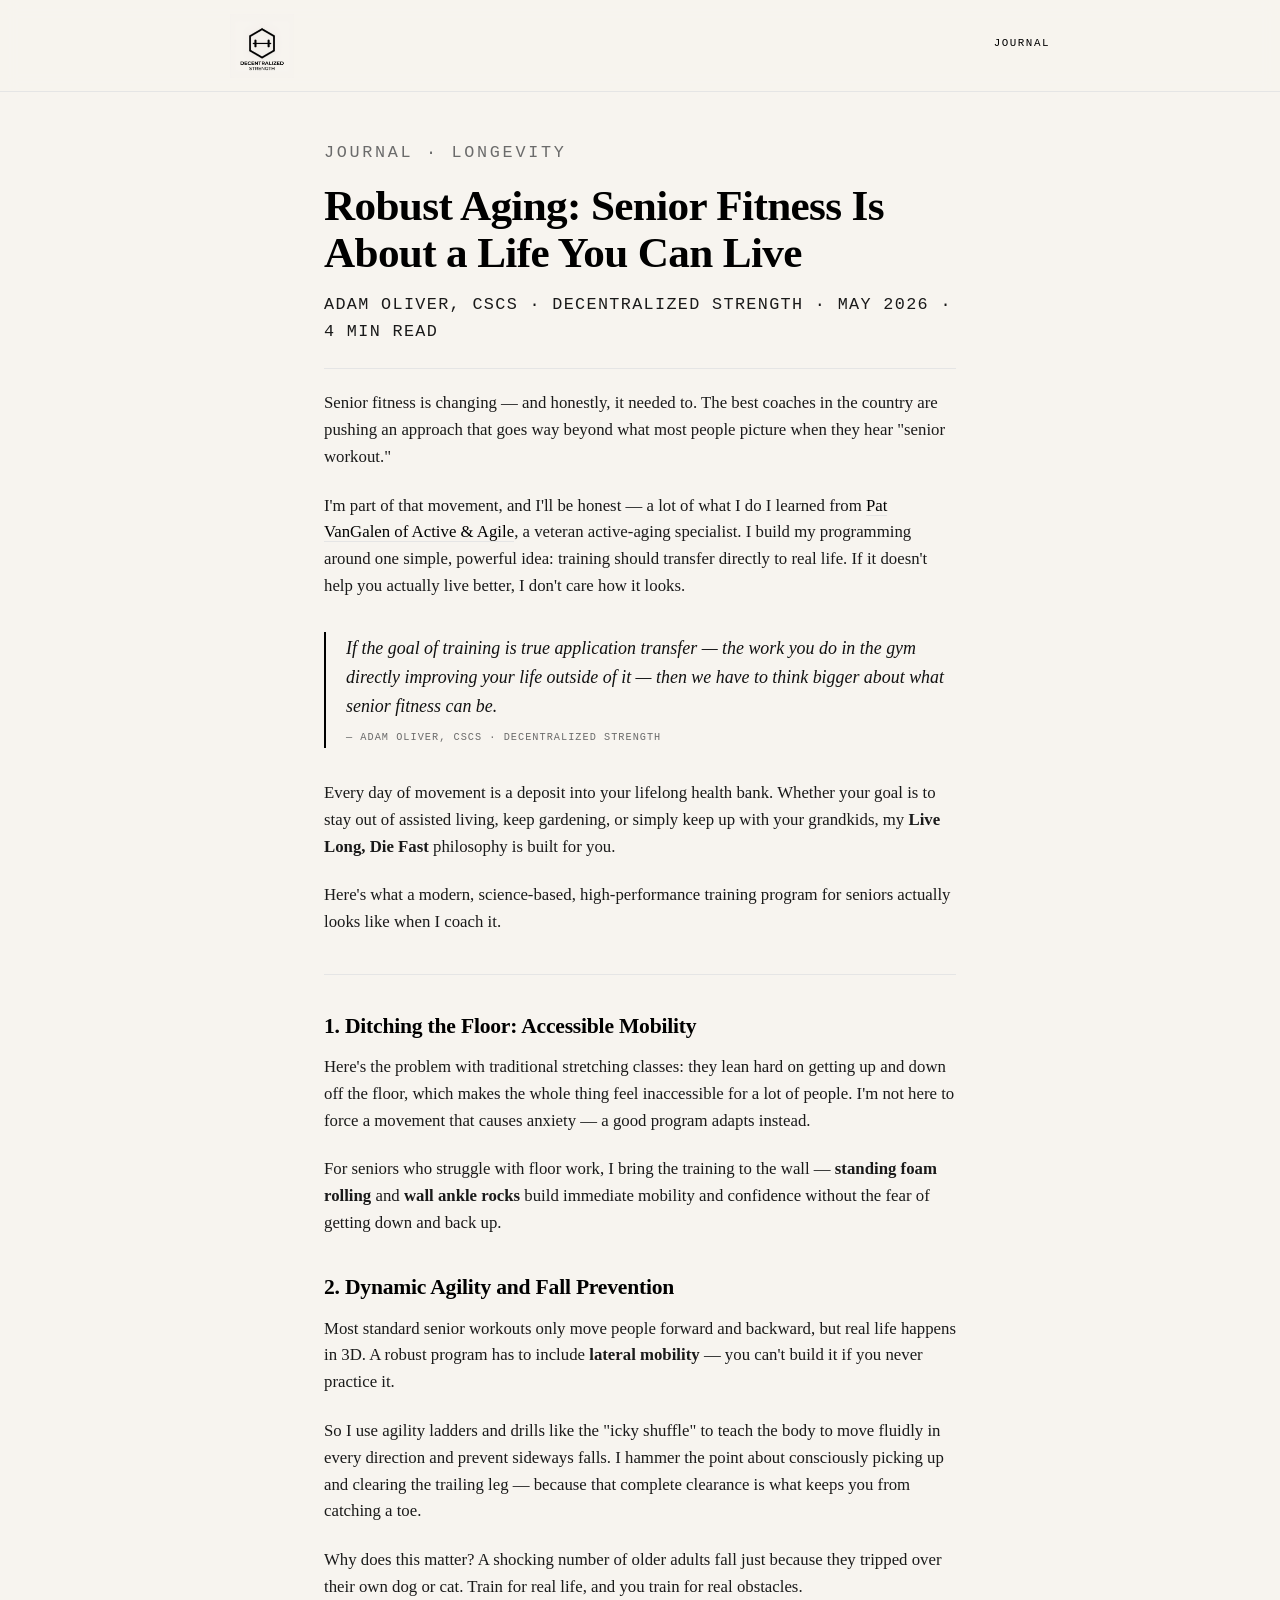
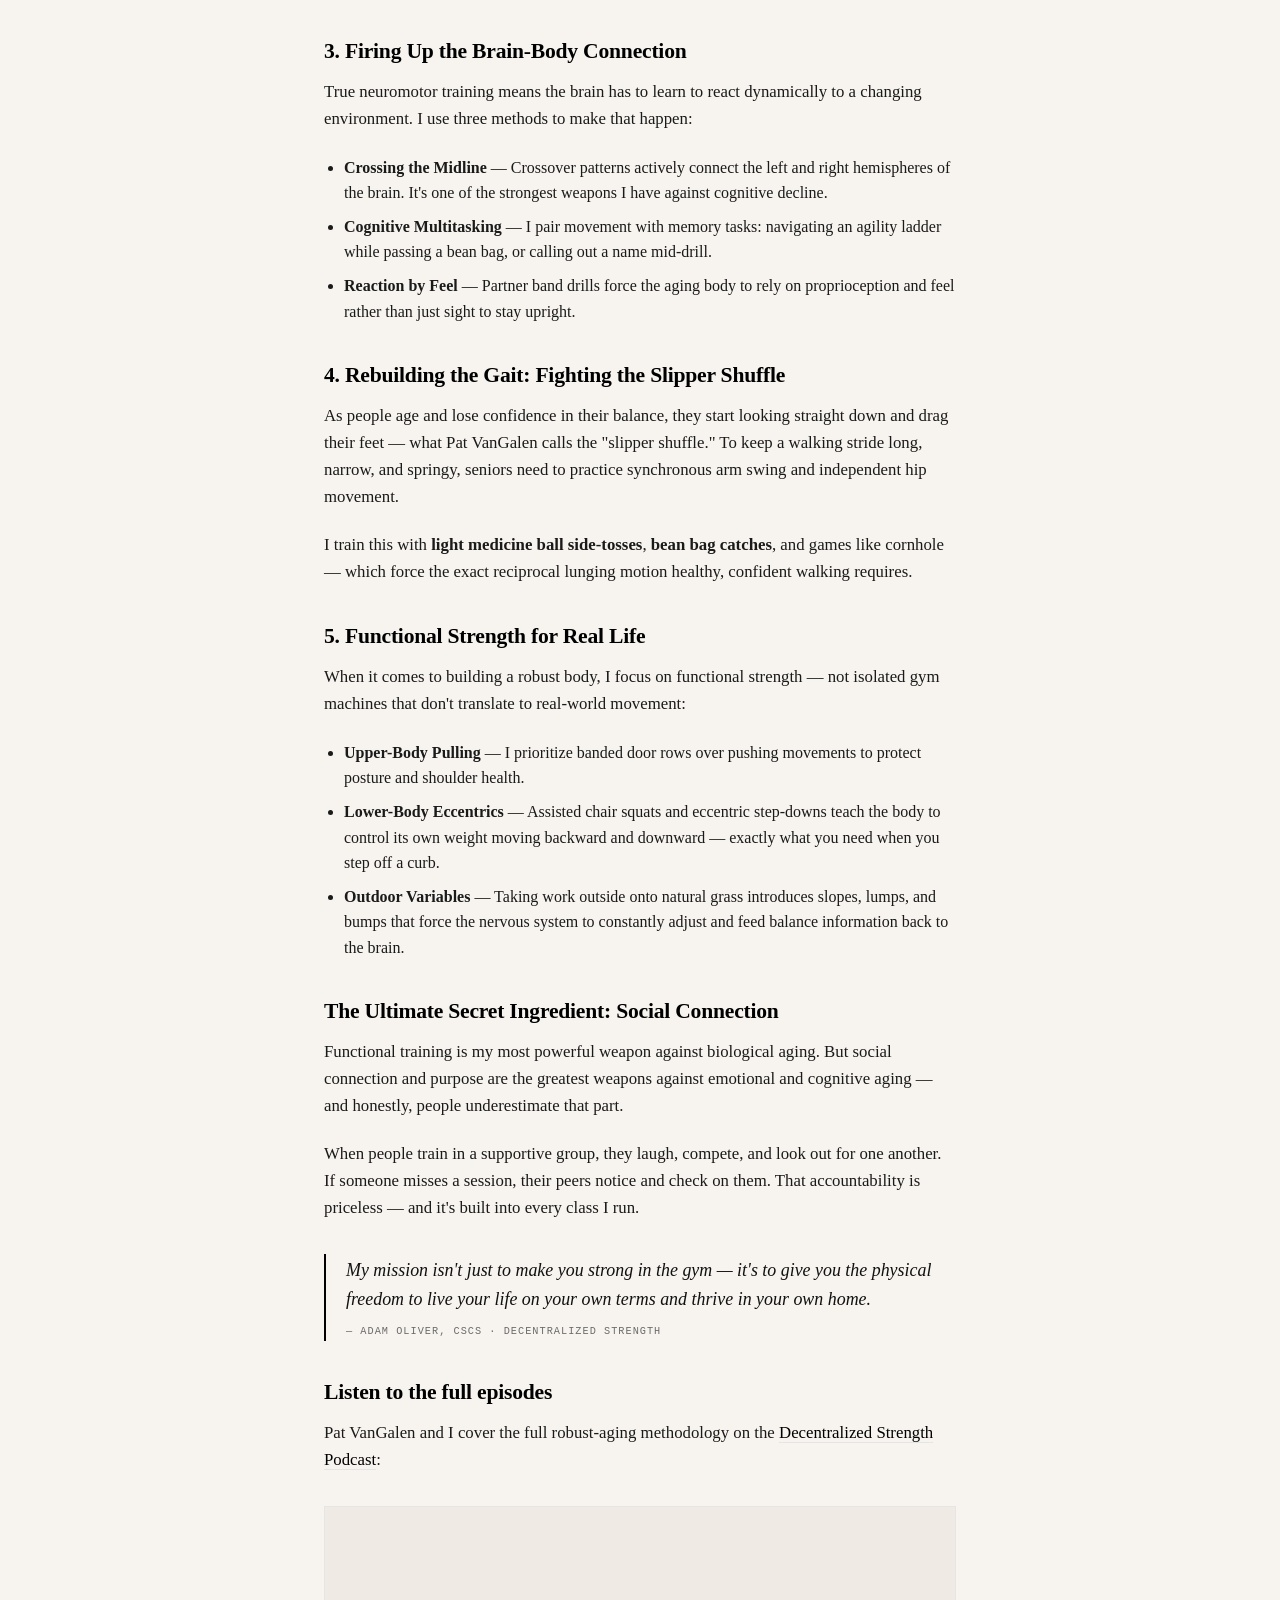
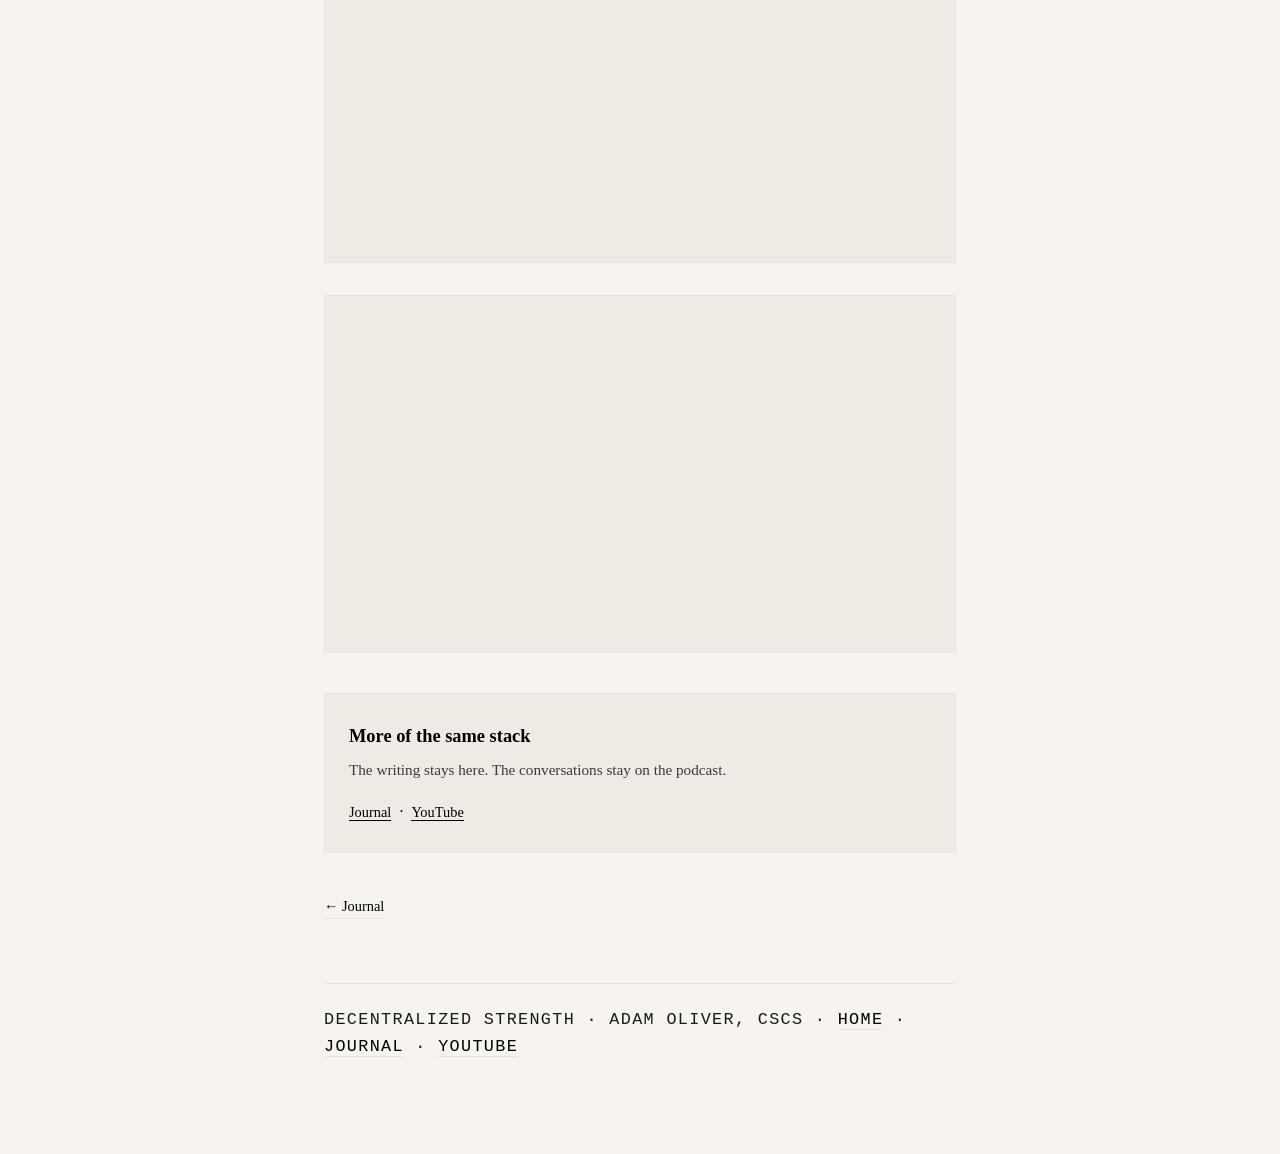
<file: blog/robust-aging.html>
<!DOCTYPE html>
<html lang="en">
<head>
<meta charset="UTF-8">
<meta name="viewport" content="width=device-width, initial-scale=1.0">
<title>Robust Aging: Senior Fitness Is About a Life You Can Live | Decentralized Strength</title>
<meta name="description" content="Why senior fitness should be built around challenge and independence, not comfort. A journal entry from Adam Oliver, CSCS on robust aging.">
<meta name="robots" content="index, follow">
<meta property="og:title" content="Robust Aging: Senior Fitness Is About a Life You Can Live | Decentralized Strength">
<meta property="og:description" content="Most senior programs are scared of challenge. Here's why I think that's backwards — and what I actually do instead.">
<meta property="og:url" content="https://decentralizedstrength.com/blog/robust-aging.html">
<meta property="og:type" content="article">
<meta property="og:image" content="https://decentralizedstrength.com/logo-cover.png">
<link rel="canonical" href="https://decentralizedstrength.com/blog/robust-aging.html">
<link rel="icon" href="/favicon.ico?v=6" sizes="any">
<link rel="icon" type="image/png" href="/favicon.png?v=6">
<link rel="icon" type="image/svg+xml" href="/favicon.svg?v=6">
<link rel="icon" type="image/png" sizes="192x192" href="/favicon-192.png?v=6">
<link rel="apple-touch-icon" href="/apple-touch-icon.png?v=6">
<link rel="stylesheet" href="/site.css">
</head>
<body>

<header>
  <div class="container nav">
    <a href="/" class="mark">
      <img src="/logo.png" alt="Decentralized Strength">
    </a>
    <nav class="nav-links" aria-label="Primary">
      <a href="/#journal">Journal</a>
    </nav>
  </div>
</header>

<article class="article">
  <p class="mono kicker">Journal · Longevity</p>
  <h1>Robust Aging: Senior Fitness Is About a Life You Can Live</h1>
  <p class="byline">Adam Oliver, CSCS · Decentralized Strength · May 2026 · 4 min read</p>

  <p>Senior fitness is changing — and honestly, it needed to. The best coaches in the country are pushing an approach that goes way beyond what most people picture when they hear "senior workout."</p>

  <p>I'm part of that movement, and I'll be honest — a lot of what I do I learned from <a href="https://www.activeandagile.com/" target="_blank" rel="noopener">Pat VanGalen of Active &amp; Agile</a>, a veteran active-aging specialist. I build my programming around one simple, powerful idea: training should transfer directly to real life. If it doesn't help you actually live better, I don't care how it looks.</p>

  <div class="quote">
    If the goal of training is true application transfer — the work you do in the gym directly improving your life outside of it — then we have to think bigger about what senior fitness can be.
    <cite>— Adam Oliver, CSCS · Decentralized Strength</cite>
  </div>

  <p>Every day of movement is a deposit into your lifelong health bank. Whether your goal is to stay out of assisted living, keep gardening, or simply keep up with your grandkids, my <strong>Live Long, Die Fast</strong> philosophy is built for you.</p>

  <p>Here's what a modern, science-based, high-performance training program for seniors actually looks like when I coach it.</p>

  <div class="rule"></div>

  <h2>1. Ditching the Floor: Accessible Mobility</h2>
  <p>Here's the problem with traditional stretching classes: they lean hard on getting up and down off the floor, which makes the whole thing feel inaccessible for a lot of people. I'm not here to force a movement that causes anxiety — a good program adapts instead.</p>
  <p>For seniors who struggle with floor work, I bring the training to the wall — <strong>standing foam rolling</strong> and <strong>wall ankle rocks</strong> build immediate mobility and confidence without the fear of getting down and back up.</p>

  <h2>2. Dynamic Agility and Fall Prevention</h2>
  <p>Most standard senior workouts only move people forward and backward, but real life happens in 3D. A robust program has to include <strong>lateral mobility</strong> — you can't build it if you never practice it.</p>
  <p>So I use agility ladders and drills like the "icky shuffle" to teach the body to move fluidly in every direction and prevent sideways falls. I hammer the point about consciously picking up and clearing the trailing leg — because that complete clearance is what keeps you from catching a toe.</p>
  <p>Why does this matter? A shocking number of older adults fall just because they tripped over their own dog or cat. Train for real life, and you train for real obstacles.</p>

  <h2>3. Firing Up the Brain-Body Connection</h2>
  <p>True neuromotor training means the brain has to learn to react dynamically to a changing environment. I use three methods to make that happen:</p>
  <ul>
    <li><strong>Crossing the Midline</strong> — Crossover patterns actively connect the left and right hemispheres of the brain. It's one of the strongest weapons I have against cognitive decline.</li>
    <li><strong>Cognitive Multitasking</strong> — I pair movement with memory tasks: navigating an agility ladder while passing a bean bag, or calling out a name mid-drill.</li>
    <li><strong>Reaction by Feel</strong> — Partner band drills force the aging body to rely on proprioception and feel rather than just sight to stay upright.</li>
  </ul>

  <h2>4. Rebuilding the Gait: Fighting the Slipper Shuffle</h2>
  <p>As people age and lose confidence in their balance, they start looking straight down and drag their feet — what Pat VanGalen calls the "slipper shuffle." To keep a walking stride long, narrow, and springy, seniors need to practice synchronous arm swing and independent hip movement.</p>
  <p>I train this with <strong>light medicine ball side-tosses</strong>, <strong>bean bag catches</strong>, and games like cornhole — which force the exact reciprocal lunging motion healthy, confident walking requires.</p>

  <h2>5. Functional Strength for Real Life</h2>
  <p>When it comes to building a robust body, I focus on functional strength — not isolated gym machines that don't translate to real-world movement:</p>
  <ul>
    <li><strong>Upper-Body Pulling</strong> — I prioritize banded door rows over pushing movements to protect posture and shoulder health.</li>
    <li><strong>Lower-Body Eccentrics</strong> — Assisted chair squats and eccentric step-downs teach the body to control its own weight moving backward and downward — exactly what you need when you step off a curb.</li>
    <li><strong>Outdoor Variables</strong> — Taking work outside onto natural grass introduces slopes, lumps, and bumps that force the nervous system to constantly adjust and feed balance information back to the brain.</li>
  </ul>

  <h2>The Ultimate Secret Ingredient: Social Connection</h2>
  <p>Functional training is my most powerful weapon against biological aging. But social connection and purpose are the greatest weapons against emotional and cognitive aging — and honestly, people underestimate that part.</p>
  <p>When people train in a supportive group, they laugh, compete, and look out for one another. If someone misses a session, their peers notice and check on them. That accountability is priceless — and it's built into every class I run.</p>

  <div class="quote">
    My mission isn't just to make you strong in the gym — it's to give you the physical freedom to live your life on your own terms and thrive in your own home.
    <cite>— Adam Oliver, CSCS · Decentralized Strength</cite>
  </div>

  <h2>Listen to the full episodes</h2>
  <p>Pat VanGalen and I cover the full robust-aging methodology on the <a href="https://decentralizedstrengthpod.com" target="_blank" rel="noopener">Decentralized Strength Podcast</a>:</p>

  <div class="embed"><iframe loading="lazy" src="https://www.youtube.com/embed/cGkPUabfPXU" title="Live Long, Die Fast — Pat VanGalen" allow="accelerometer; autoplay; clipboard-write; encrypted-media; gyroscope; picture-in-picture; web-share" referrerpolicy="strict-origin-when-cross-origin" allowfullscreen></iframe></div>

  <div class="embed"><iframe loading="lazy" src="https://www.youtube.com/embed/omAfHqdldBg" title="Senior Fitness Part 2 — Pat VanGalen" allow="accelerometer; autoplay; clipboard-write; encrypted-media; gyroscope; picture-in-picture; web-share" referrerpolicy="strict-origin-when-cross-origin" allowfullscreen></iframe></div>

  <div class="cta-box">
    <h3>More of the same stack</h3>
    <p>The writing stays here. The conversations stay on the podcast.</p>
    <a class="btn" href="/#journal">Journal</a>
    &nbsp;·&nbsp;
    <a class="btn" href="https://www.youtube.com/@DecentralizedStrengthpod" target="_blank" rel="noopener">YouTube</a>
  </div>

  <a class="back" href="/#journal">← Journal</a>

  <p class="sub">Decentralized Strength · Adam Oliver, CSCS · <a href="/">Home</a> · <a href="/#journal">Journal</a> · <a href="https://www.youtube.com/@DecentralizedStrengthpod" target="_blank" rel="noopener">YouTube</a></p>
</article>

</body>
</html>
</file>
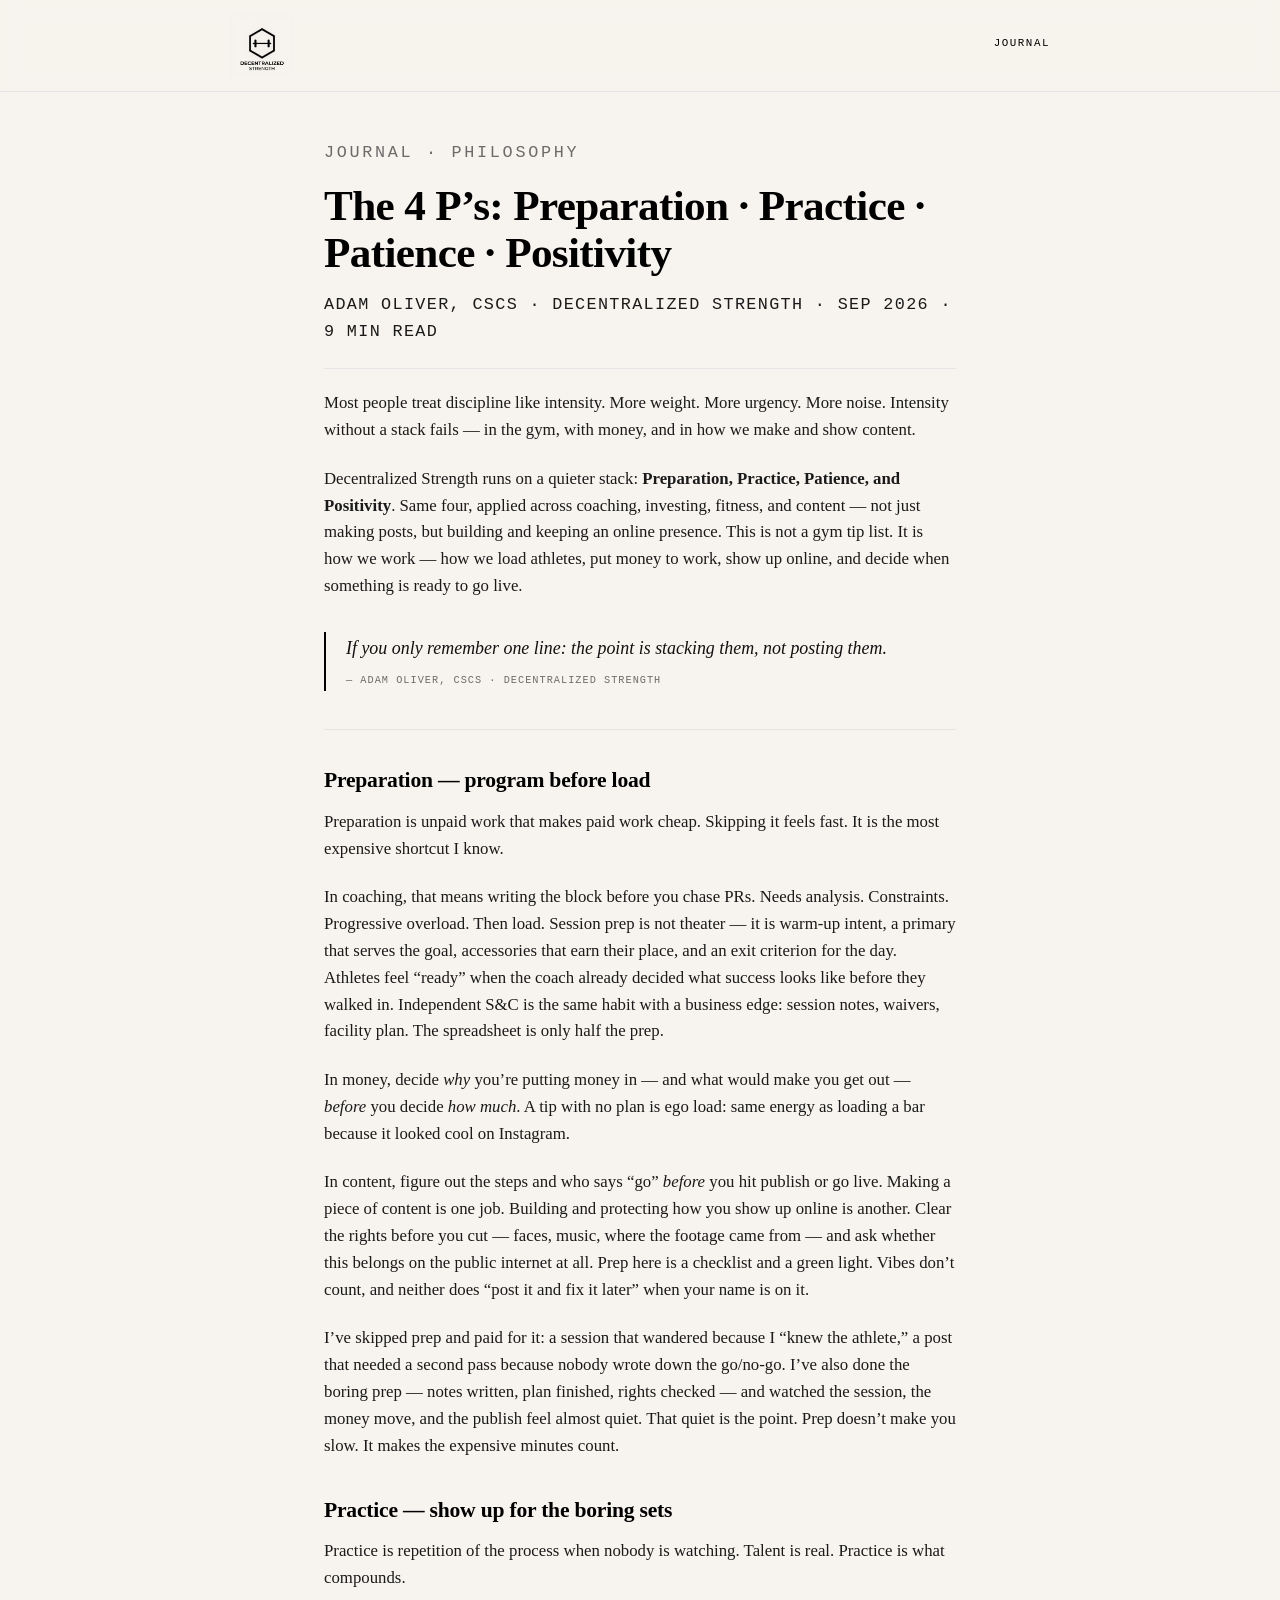
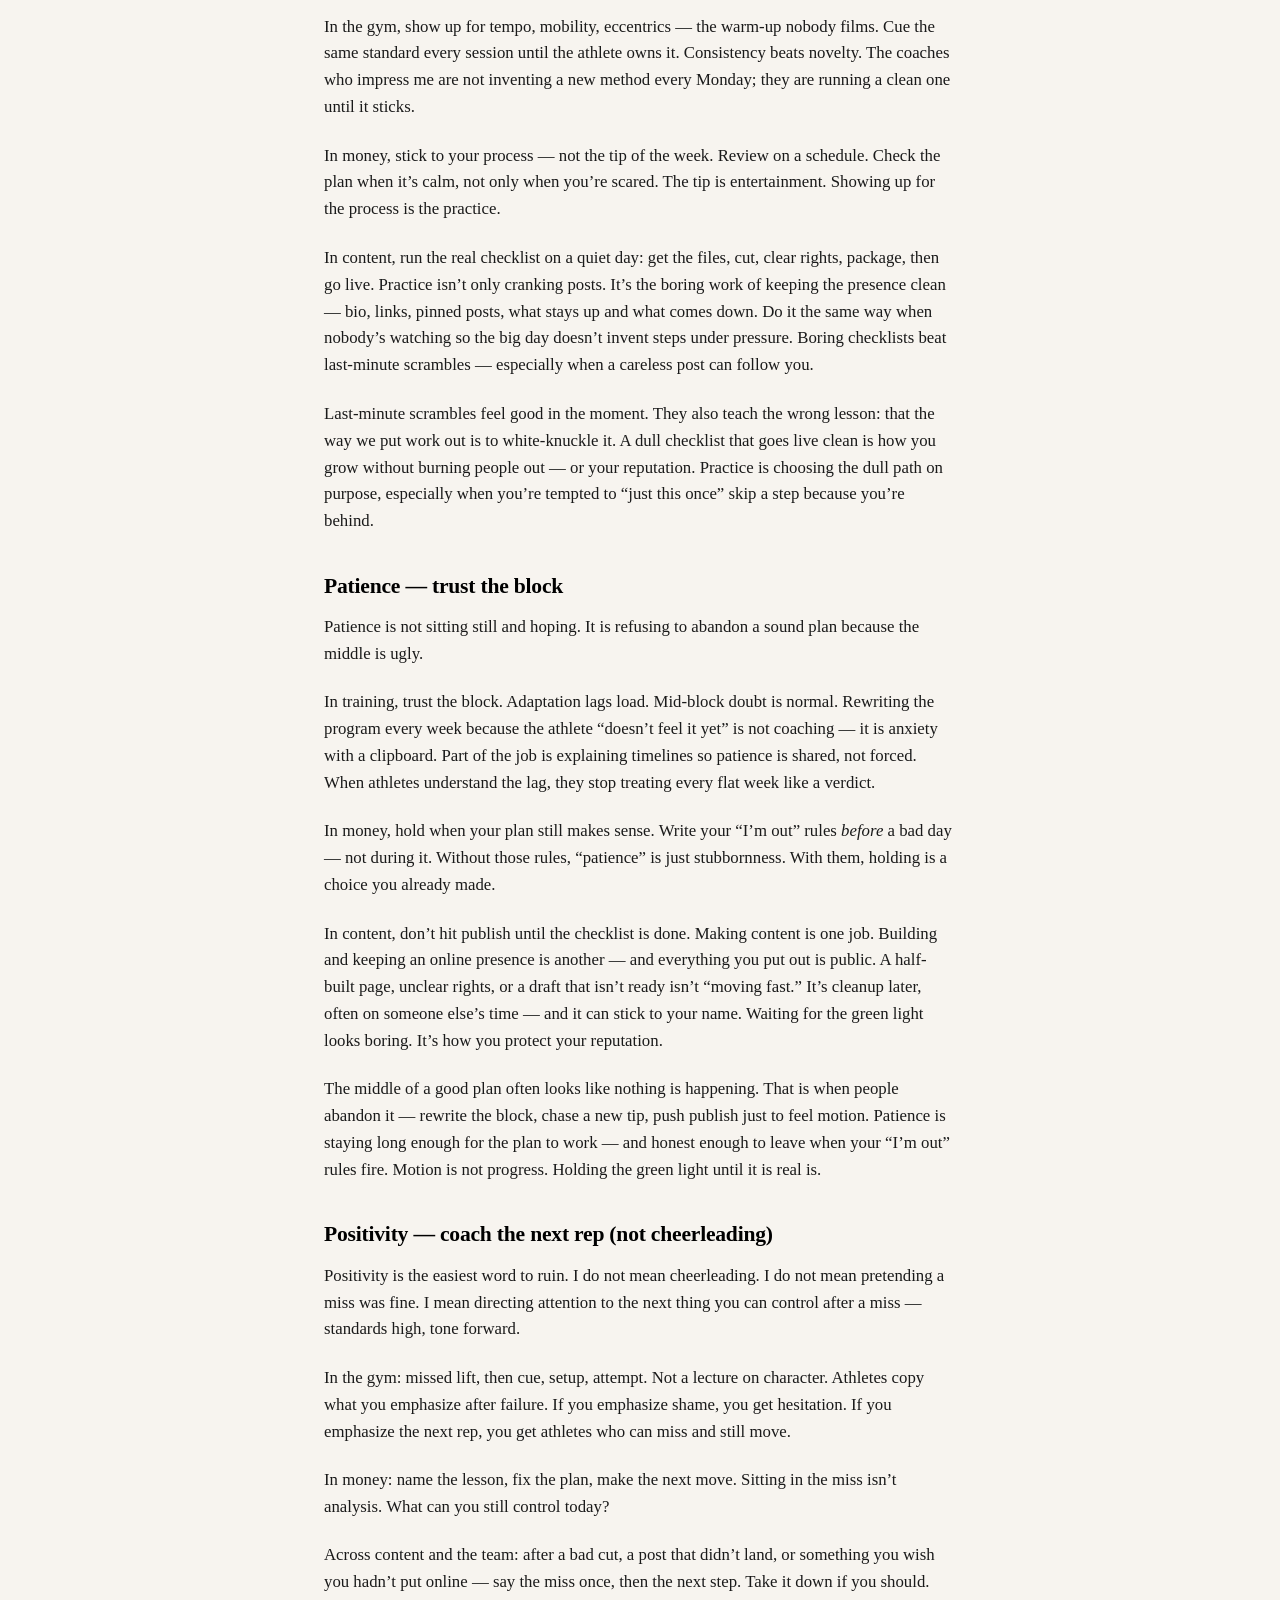
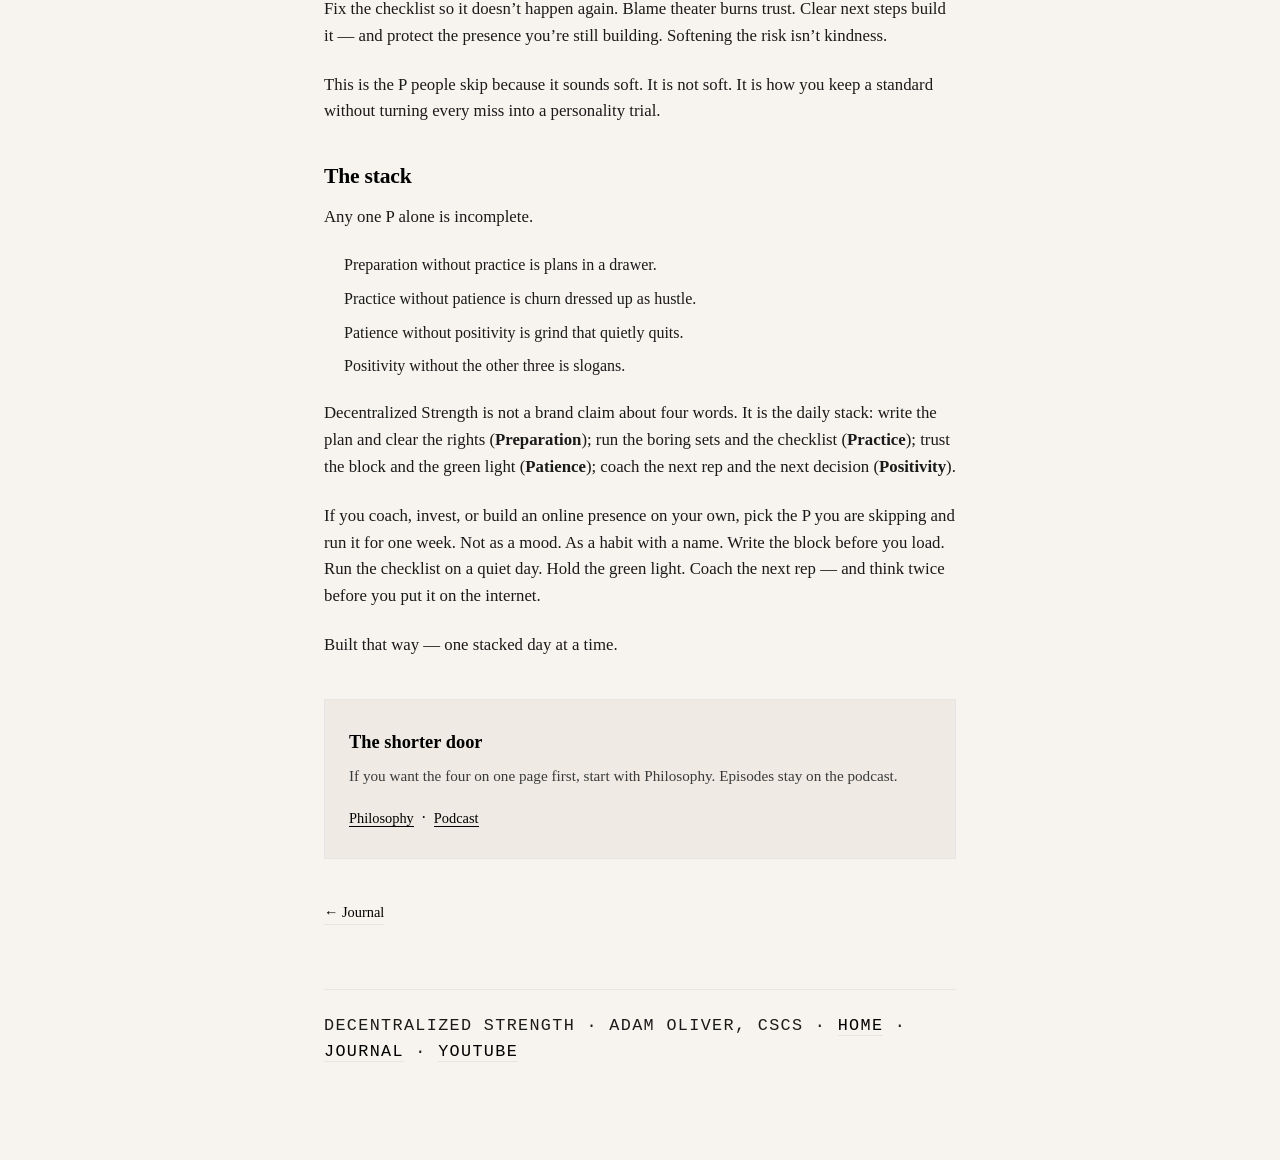
<file: blog/the-4-ps.html>
<!DOCTYPE html>
<html lang="en">
<head>
<meta charset="UTF-8">
<meta name="viewport" content="width=device-width, initial-scale=1.0">
<title>The 4 P’s: Preparation · Practice · Patience · Positivity | Decentralized Strength</title>
<meta name="description" content="Preparation, Practice, Patience, and Positivity — how Decentralized Strength works across coaching, money, and content. Not a gym tip list.">
<meta name="robots" content="index, follow">
<meta property="og:title" content="The 4 P’s: Preparation · Practice · Patience · Positivity | Decentralized Strength">
<meta property="og:description" content="Same four habits across coaching, investing, fitness, and content — stacking them, not posting them.">
<meta property="og:url" content="https://decentralizedstrength.com/blog/the-4-ps.html">
<meta property="og:type" content="article">
<meta property="og:image" content="https://decentralizedstrength.com/logo-cover.png">
<link rel="canonical" href="https://decentralizedstrength.com/blog/the-4-ps.html">
<link rel="icon" href="/favicon.ico?v=6" sizes="any">
<link rel="icon" type="image/png" href="/favicon.png?v=6">
<link rel="icon" type="image/svg+xml" href="/favicon.svg?v=6">
<link rel="icon" type="image/png" sizes="192x192" href="/favicon-192.png?v=6">
<link rel="apple-touch-icon" href="/apple-touch-icon.png?v=6">
<link rel="stylesheet" href="/site.css">
</head>
<body>

<header>
  <div class="container nav">
    <a href="/" class="mark">
      <img src="/logo.png" alt="Decentralized Strength">
    </a>
    <nav class="nav-links" aria-label="Primary">
      <a href="/#journal">Journal</a>
    </nav>
  </div>
</header>

<article class="article">
  <p class="mono kicker">Journal · Philosophy</p>
  <h1>The 4 P’s: Preparation · Practice · Patience · Positivity</h1>
  <p class="byline">Adam Oliver, CSCS · Decentralized Strength · Sep 2026 · 9 min read</p>

  <p>Most people treat discipline like intensity. More weight. More urgency. More noise. Intensity without a stack fails — in the gym, with money, and in how we make and show content.</p>

  <p>Decentralized Strength runs on a quieter stack: <strong>Preparation, Practice, Patience, and Positivity</strong>. Same four, applied across coaching, investing, fitness, and content — not just making posts, but building and keeping an online presence. This is not a gym tip list. It is how we work — how we load athletes, put money to work, show up online, and decide when something is ready to go live.</p>

  <div class="quote">
    If you only remember one line: the point is stacking them, not posting them.
    <cite>— Adam Oliver, CSCS · Decentralized Strength</cite>
  </div>

  <div class="rule"></div>

  <h2>Preparation — program before load</h2>
  <p>Preparation is unpaid work that makes paid work cheap. Skipping it feels fast. It is the most expensive shortcut I know.</p>
  <p>In coaching, that means writing the block before you chase PRs. Needs analysis. Constraints. Progressive overload. Then load. Session prep is not theater — it is warm-up intent, a primary that serves the goal, accessories that earn their place, and an exit criterion for the day. Athletes feel “ready” when the coach already decided what success looks like before they walked in. Independent S&amp;C is the same habit with a business edge: session notes, waivers, facility plan. The spreadsheet is only half the prep.</p>
  <p>In money, decide <em>why</em> you’re putting money in — and what would make you get out — <em>before</em> you decide <em>how much</em>. A tip with no plan is ego load: same energy as loading a bar because it looked cool on Instagram.</p>
  <p>In content, figure out the steps and who says “go” <em>before</em> you hit publish or go live. Making a piece of content is one job. Building and protecting how you show up online is another. Clear the rights before you cut — faces, music, where the footage came from — and ask whether this belongs on the public internet at all. Prep here is a checklist and a green light. Vibes don’t count, and neither does “post it and fix it later” when your name is on it.</p>
  <p>I’ve skipped prep and paid for it: a session that wandered because I “knew the athlete,” a post that needed a second pass because nobody wrote down the go/no-go. I’ve also done the boring prep — notes written, plan finished, rights checked — and watched the session, the money move, and the publish feel almost quiet. That quiet is the point. Prep doesn’t make you slow. It makes the expensive minutes count.</p>

  <h2>Practice — show up for the boring sets</h2>
  <p>Practice is repetition of the process when nobody is watching. Talent is real. Practice is what compounds.</p>
  <p>In the gym, show up for tempo, mobility, eccentrics — the warm-up nobody films. Cue the same standard every session until the athlete owns it. Consistency beats novelty. The coaches who impress me are not inventing a new method every Monday; they are running a clean one until it sticks.</p>
  <p>In money, stick to your process — not the tip of the week. Review on a schedule. Check the plan when it’s calm, not only when you’re scared. The tip is entertainment. Showing up for the process is the practice.</p>
  <p>In content, run the real checklist on a quiet day: get the files, cut, clear rights, package, then go live. Practice isn’t only cranking posts. It’s the boring work of keeping the presence clean — bio, links, pinned posts, what stays up and what comes down. Do it the same way when nobody’s watching so the big day doesn’t invent steps under pressure. Boring checklists beat last-minute scrambles — especially when a careless post can follow you.</p>
  <p>Last-minute scrambles feel good in the moment. They also teach the wrong lesson: that the way we put work out is to white-knuckle it. A dull checklist that goes live clean is how you grow without burning people out — or your reputation. Practice is choosing the dull path on purpose, especially when you’re tempted to “just this once” skip a step because you’re behind.</p>

  <h2>Patience — trust the block</h2>
  <p>Patience is not sitting still and hoping. It is refusing to abandon a sound plan because the middle is ugly.</p>
  <p>In training, trust the block. Adaptation lags load. Mid-block doubt is normal. Rewriting the program every week because the athlete “doesn’t feel it yet” is not coaching — it is anxiety with a clipboard. Part of the job is explaining timelines so patience is shared, not forced. When athletes understand the lag, they stop treating every flat week like a verdict.</p>
  <p>In money, hold when your plan still makes sense. Write your “I’m out” rules <em>before</em> a bad day — not during it. Without those rules, “patience” is just stubbornness. With them, holding is a choice you already made.</p>
  <p>In content, don’t hit publish until the checklist is done. Making content is one job. Building and keeping an online presence is another — and everything you put out is public. A half-built page, unclear rights, or a draft that isn’t ready isn’t “moving fast.” It’s cleanup later, often on someone else’s time — and it can stick to your name. Waiting for the green light looks boring. It’s how you protect your reputation.</p>
  <p>The middle of a good plan often looks like nothing is happening. That is when people abandon it — rewrite the block, chase a new tip, push publish just to feel motion. Patience is staying long enough for the plan to work — and honest enough to leave when your “I’m out” rules fire. Motion is not progress. Holding the green light until it is real is.</p>

  <h2>Positivity — coach the next rep (not cheerleading)</h2>
  <p>Positivity is the easiest word to ruin. I do not mean cheerleading. I do not mean pretending a miss was fine. I mean directing attention to the next thing you can control after a miss — standards high, tone forward.</p>
  <p>In the gym: missed lift, then cue, setup, attempt. Not a lecture on character. Athletes copy what you emphasize after failure. If you emphasize shame, you get hesitation. If you emphasize the next rep, you get athletes who can miss and still move.</p>
  <p>In money: name the lesson, fix the plan, make the next move. Sitting in the miss isn’t analysis. What can you still control today?</p>
  <p>Across content and the team: after a bad cut, a post that didn’t land, or something you wish you hadn’t put online — say the miss once, then the next step. Take it down if you should. Fix the checklist so it doesn’t happen again. Blame theater burns trust. Clear next steps build it — and protect the presence you’re still building. Softening the risk isn’t kindness.</p>
  <p>This is the P people skip because it sounds soft. It is not soft. It is how you keep a standard without turning every miss into a personality trial.</p>

  <h2>The stack</h2>
  <p>Any one P alone is incomplete.</p>
  <ul class="stack-list">
    <li>Preparation without practice is plans in a drawer.</li>
    <li>Practice without patience is churn dressed up as hustle.</li>
    <li>Patience without positivity is grind that quietly quits.</li>
    <li>Positivity without the other three is slogans.</li>
  </ul>
  <p>Decentralized Strength is not a brand claim about four words. It is the daily stack: write the plan and clear the rights (<strong>Preparation</strong>); run the boring sets and the checklist (<strong>Practice</strong>); trust the block and the green light (<strong>Patience</strong>); coach the next rep and the next decision (<strong>Positivity</strong>).</p>
  <p>If you coach, invest, or build an online presence on your own, pick the P you are skipping and run it for one week. Not as a mood. As a habit with a name. Write the block before you load. Run the checklist on a quiet day. Hold the green light. Coach the next rep — and think twice before you put it on the internet.</p>
  <p>Built that way — one stacked day at a time.</p>

  <div class="cta-box">
    <h3>The shorter door</h3>
    <p>If you want the four on one page first, start with Philosophy. Episodes stay on the podcast.</p>
    <a class="btn" href="/philosophy.html">Philosophy</a>
    &nbsp;·&nbsp;
    <a class="btn" href="https://decentralizedstrengthpod.com" target="_blank" rel="noopener">Podcast</a>
  </div>

  <a class="back" href="/#journal">← Journal</a>

  <p class="sub">Decentralized Strength · Adam Oliver, CSCS · <a href="/">Home</a> · <a href="/#journal">Journal</a> · <a href="https://www.youtube.com/@DecentralizedStrengthpod" target="_blank" rel="noopener">YouTube</a></p>
</article>

</body>
</html>
</file>
<file: site.css>
/* Decentralized Strength parent shell
   Tokens: paper #f7f4ef, ink #000000, wash #efebe4, mid #6b6b6b, line #e5e5e5. No red. */
:root{
  --paper:#f7f4ef;
  --ink:#000000;
  --mid:#6b6b6b;
  --soft:#3a3a3a;
  --line:#e5e5e5;
  --wash:#efebe4;
  --header:rgba(247,244,239,.94);
}
*{box-sizing:border-box;margin:0;padding:0}
html{scroll-behavior:smooth}
body{
  background:var(--paper);
  color:var(--ink);
  font-family:Georgia,'Times New Roman',Times,serif;
  line-height:1.6;
  -webkit-font-smoothing:antialiased;
}
a{color:var(--ink);text-decoration:none}
.container{max-width:820px;margin:0 auto;padding:0 1.5rem}
.mono{
  font-family:ui-monospace,'SF Mono','Menlo',monospace;
  letter-spacing:.16em;
  text-transform:uppercase;
  font-size:.68rem;
}

/* One-line parent mark */
header{
  position:sticky;top:0;z-index:50;
  background:var(--header);
  backdrop-filter:blur(8px);
  border-bottom:1px solid var(--line);
}
.nav{
  display:flex;align-items:center;justify-content:space-between;
  padding:.85rem 0;
}
.mark{
  display:flex;align-items:center;
  min-width:0;
}
.mark img{
  height:64px;width:auto;display:block;
  mix-blend-mode:multiply;
}
.nav-links{display:flex;align-items:center;flex-wrap:wrap;justify-content:flex-end;gap:.7rem 1.15rem}
.nav-links a{
  font-family:ui-monospace,'SF Mono','Menlo',monospace;
  font-size:.68rem;
  letter-spacing:.14em;
  text-transform:uppercase;
  color:var(--ink);
  border-bottom:1px solid transparent;
  padding-bottom:.12rem;
}
.nav-links a:hover,
.nav-links a[aria-current="page"]{border-bottom-color:var(--ink)}

/* Holdings doors — first screen */
.doors{
  min-height:calc(100svh - 5rem);
  padding:2.75rem 0 4rem;
  display:flex;
  flex-direction:column;
  justify-content:center;
}
.doors .kicker{color:var(--mid);margin-bottom:1.25rem}
.door-list{list-style:none;border-top:1px solid var(--line)}
.door{
  display:grid;
  grid-template-columns:1fr auto;
  gap:.2rem 1.5rem;
  padding:1.15rem 0;
  border-bottom:1px solid var(--line);
  align-items:center;
}
.door-main{min-width:0}
.door-name{
  display:inline-block;
  font-size:clamp(1.2rem,3vw,1.45rem);
  line-height:1.2;
  letter-spacing:-.01em;
}
.door-note{
  display:block;
  margin-top:.28rem;
  font-size:.95rem;
  color:var(--soft);
}
.door-go{
  font-family:ui-monospace,'SF Mono','Menlo',monospace;
  font-size:.62rem;
  letter-spacing:.12em;
  text-transform:uppercase;
  color:var(--mid);
  text-align:right;
}
.door-go a{color:var(--mid);border-bottom:1px solid transparent}
.door-go a:hover{border-bottom-color:var(--ink);color:var(--ink)}
.door:hover .door-name{box-shadow:inset 0 -1px 0 var(--ink)}
.door-extra{
  display:block;
  margin-top:.35rem;
  font-family:ui-monospace,'SF Mono','Menlo',monospace;
  font-size:.62rem;
  letter-spacing:.1em;
  text-transform:uppercase;
  color:var(--mid);
}
.door-extra a{color:var(--mid);border-bottom:1px solid var(--line)}
.door-extra a:hover{color:var(--ink);border-bottom-color:var(--ink)}

/* Journal — below fold */
.journal{
  border-top:1px solid var(--line);
  background:var(--wash);
  padding:4rem 0 4.5rem;
}
.journal .kicker{color:var(--mid);margin-bottom:.7rem}
.journal h2{
  font-size:clamp(1.6rem,4vw,2.1rem);
  letter-spacing:-.015em;
  line-height:1.15;
  margin-bottom:.7rem;
}
.journal .lede{
  max-width:34em;
  color:var(--soft);
  font-size:1.02rem;
  margin-bottom:2rem;
}
.journal-list{list-style:none;border-top:1px solid var(--line)}
.journal-list a{
  display:block;
  padding:1.2rem 0;
  border-bottom:1px solid var(--line);
}
.journal-list a:hover .j-title{border-bottom:1px solid var(--ink)}
.j-meta{color:var(--mid);margin-bottom:.4rem}
.j-title{
  display:inline;
  font-size:1.2rem;
  letter-spacing:-.01em;
  line-height:1.25;
}
.j-deck{
  display:block;
  margin-top:.35rem;
  color:var(--soft);
  font-size:.95rem;
}

/* Philosophy page */
.phil-hero{
  padding:3.5rem 0 2.25rem;
  border-bottom:1px solid var(--line);
}
.phil-hero .kicker{color:var(--mid);margin-bottom:1rem}
.phil-hero h1{
  font-size:clamp(2rem,5vw,3rem);
  letter-spacing:-.02em;
  line-height:1.05;
  margin-bottom:1rem;
}
.phil-hero .sub{
  max-width:34em;
  font-size:1.08rem;
  color:var(--soft);
}
.stack{padding:3rem 0 1rem}
.p-grid{
  display:grid;
  grid-template-columns:repeat(2,1fr);
  gap:1rem;
}
.p-card{
  border:1px solid var(--line);
  background:var(--paper);
  padding:1.5rem 1.35rem;
}
.p-card .num{display:block;color:var(--mid);margin-bottom:.65rem}
.p-card h2{font-size:1.25rem;margin-bottom:.45rem;letter-spacing:-.01em}
.p-card p{font-size:.95rem;color:var(--soft)}
.phil-cta{
  background:var(--wash);
  border-top:1px solid var(--line);
  border-bottom:1px solid var(--line);
  padding:3rem 0;
  text-align:center;
}
.phil-cta h2{font-size:clamp(1.35rem,3vw,1.8rem);margin-bottom:.65rem}
.phil-cta p{max-width:32em;margin:0 auto 1.2rem;color:var(--soft)}
.phil-cta a.go{border-bottom:1px solid var(--ink);font-size:.95rem}

/* Essays */
.article{max-width:680px;margin:0 auto;padding:3rem 1.5rem 4.5rem}
.article .kicker{color:var(--mid);margin-bottom:1rem}
.article h1{
  font-size:clamp(1.85rem,5vw,2.7rem);
  line-height:1.08;
  letter-spacing:-.015em;
  margin-bottom:1rem;
}
.byline{
  font-family:ui-monospace,'SF Mono','Menlo',monospace;
  font-size:.66rem;
  color:var(--mid);
  letter-spacing:.08em;
  text-transform:uppercase;
  margin-bottom:2.25rem;
  padding-bottom:1.35rem;
  border-bottom:1px solid var(--line);
}
.article p{font-size:1.05rem;color:#1a1a1a;margin-bottom:1.35rem}
.article h2{font-size:1.35rem;line-height:1.2;letter-spacing:-.01em;margin:2.4rem 0 .9rem}
.article ul{margin:0 0 1.35rem 1.25rem;color:#1a1a1a}
.article li{margin-bottom:.5rem}
.article em{font-style:italic}
.article a{border-bottom:1px solid var(--line)}
.article a:hover{border-bottom-color:var(--ink)}
.quote{
  border-left:2px solid var(--ink);
  padding:.15rem 0 .15rem 1.25rem;
  margin:2rem 0;
  font-style:italic;
  font-size:1.12rem;
  color:#111;
}
.quote cite{
  display:block;
  font-style:normal;
  font-family:ui-monospace,'SF Mono','Menlo',monospace;
  font-size:.64rem;
  color:var(--mid);
  letter-spacing:.1em;
  text-transform:uppercase;
  margin-top:.55rem;
}
.box{
  background:var(--wash);
  border:1px solid var(--line);
  padding:1.3rem 1.35rem;
  margin:1.5rem 0;
}
.box h3{font-size:1.02rem;margin-bottom:.45rem}
.box p{font-size:.95rem;color:var(--soft);margin-bottom:.4rem}
.box p:last-child{margin-bottom:0}
.embed{
  position:relative;padding-bottom:56.25%;height:0;overflow:hidden;
  margin:2rem 0;border:1px solid var(--line);background:var(--wash);
}
.embed iframe{position:absolute;top:0;left:0;width:100%;height:100%;border:0}
.rule{height:1px;background:var(--line);margin:2.4rem 0}
.cta-box{
  border:1px solid var(--line);
  background:var(--wash);
  padding:1.75rem 1.5rem;
  margin:2.5rem 0;
}
.cta-box h3{font-size:1.15rem;margin-bottom:.45rem}
.cta-box p{color:var(--soft);font-size:.95rem;margin-bottom:1rem}
.cta-box .btn{border-bottom:1px solid var(--ink);font-size:.9rem}
.back{display:inline-block;margin-bottom:2rem;font-size:.9rem;border-bottom:1px solid var(--ink)}
.sub{
  font-family:ui-monospace,'SF Mono','Menlo',monospace;
  font-size:.64rem;
  color:var(--mid);
  letter-spacing:.08em;
  text-transform:uppercase;
  margin-top:2rem;
  padding-top:1.4rem;
  border-top:1px solid var(--line);
}
.sub a{border-bottom:1px solid var(--line)}
.stack-list{list-style:none;margin:0 0 1.35rem;padding:0}
.stack-list li{margin-bottom:.5rem;color:#1a1a1a}

/* Footer */
footer{
  border-top:1px solid var(--line);
  padding:2.25rem 0;
  font-size:.85rem;
  color:var(--mid);
}
footer .container{
  display:flex;flex-wrap:wrap;gap:.85rem 1.5rem;
  justify-content:space-between;align-items:flex-start;
}
footer a{color:var(--ink);border-bottom:1px solid var(--line)}
footer a:hover{border-bottom-color:var(--ink)}

@media(max-width:680px){
  .door{
    grid-template-columns:1fr;
    gap:.35rem;
  }
  .door-go{text-align:left}
  .p-grid{grid-template-columns:1fr}
  .mark img{height:52px}
  .nav{align-items:flex-start}
  .anvil-lockup{grid-template-columns:4.25rem 1fr;gap:.85rem 1rem}
}

/* Offer — H2H AI */
.offer{
  padding:3.5rem 0 3rem;
  border-top:1px solid var(--line);
}
.offer .kicker{color:var(--mid);margin-bottom:.7rem}
.offer h2{
  font-size:clamp(1.55rem,3.2vw,2.1rem);
  font-weight:400;
  line-height:1.2;
  margin-bottom:.85rem;
}
.offer .lede{
  color:var(--soft);
  font-size:1.05rem;
  max-width:36rem;
  margin-bottom:1.75rem;
}
.offer-list{list-style:none;border-top:1px solid var(--line);margin-bottom:1.25rem}
.offer-list li{
  display:grid;
  grid-template-columns:7.5rem 1fr;
  gap:1rem;
  padding:1.1rem 0;
  border-bottom:1px solid var(--line);
  align-items:baseline;
}
.offer-price{
  font-family:ui-monospace,'SF Mono','Menlo',monospace;
  font-size:1.05rem;
  letter-spacing:.02em;
}
.offer-copy{color:var(--soft)}
.offer-note{
  color:var(--mid);
  font-size:.92rem;
  margin-bottom:1.1rem;
}
.offer-cta a{
  border-bottom:1px solid var(--ink);
  padding-bottom:.08rem;
}
.offer-cta a:hover{opacity:.7}
.offer-or{color:var(--mid)}

/* Proof cards */
.proof{
  padding:3rem 0 3.5rem;
  border-top:1px solid var(--line);
}
.proof .kicker{color:var(--mid);margin-bottom:.7rem}
.proof h2{
  font-size:clamp(1.55rem,3.2vw,2.1rem);
  font-weight:400;
  line-height:1.2;
  margin-bottom:1.5rem;
}
.proof-list{list-style:none;border-top:1px solid var(--line)}
.proof-card{
  display:grid;
  gap:.35rem;
  padding:1.2rem 0;
  border-bottom:1px solid var(--line);
}
.proof-meta{color:var(--mid)}
.proof-title{
  font-size:1.2rem;
  line-height:1.3;
}
.proof-card:hover .proof-title{box-shadow:inset 0 -1px 0 var(--ink)}
.proof-deck{color:var(--soft);font-size:.98rem;max-width:38rem}
.proof-go{
  font-family:ui-monospace,'SF Mono','Menlo',monospace;
  font-size:.68rem;
  letter-spacing:.08em;
  color:var(--mid);
  margin-top:.15rem;
}
@media (max-width:560px){
  .offer-list li{grid-template-columns:1fr;gap:.25rem}
}

/* Hero — quiet operator */
.hero{
  padding:3.25rem 0 1.5rem;
}
.hero .kicker{color:var(--mid);margin-bottom:.85rem}
.hero h1{
  font-size:clamp(1.65rem,3.6vw,2.35rem);
  font-weight:400;
  line-height:1.22;
  max-width:22ch;
  margin-bottom:.9rem;
}
.hero .lede{
  color:var(--soft);
  font-size:1.12rem;
  max-width:34rem;
}
.doors{min-height:auto;padding-top:1.5rem}

/* Stripe buy button under $25 build */
.offer-build{align-items:start}
.offer-buy{grid-column:1 / -1;margin-top:.65rem}
.offer-buy stripe-buy-button{display:block;max-width:320px}

/* Anvil — operator desk for the LLC, not a holding */
.anvil{
  padding:3.25rem 0 3.5rem;
  border-top:1px solid var(--line);
}
.anvil .kicker{color:var(--mid);margin-bottom:1.15rem}
.anvil-lockup{
  display:grid;
  grid-template-columns:5.5rem 1fr;
  gap:1.1rem 1.4rem;
  align-items:start;
}
.anvil-mark{
  width:5.5rem;
  height:auto;
  display:block;
}
.anvil h2{
  font-size:clamp(1.55rem,3.2vw,2.1rem);
  font-weight:400;
  line-height:1.15;
  letter-spacing:-.015em;
  margin-bottom:.5rem;
}
.anvil .lede{
  color:var(--soft);
  font-size:1.05rem;
  max-width:36rem;
}
.anvil-limit{
  color:var(--mid);
  font-size:.92rem;
  max-width:36rem;
  margin-top:.7rem;
}
.anvil-cta{margin-top:1rem}
.anvil-cta a{
  border-bottom:1px solid var(--ink);
  padding-bottom:.08rem;
}
.anvil-cta a:hover{opacity:.7}
.anvil-marks{
  display:flex;
  gap:1rem;
  margin-top:1.75rem;
}
.anvil-marks img{
  width:7.5rem;
  height:7.5rem;
  display:block;
}
.anvil-page .phil-hero{border-bottom:none;padding-bottom:1.25rem}
.anvil-page .stack{padding-top:0}
.anvil-page .stack .anvil-limit{margin-top:1.5rem}
</file>
